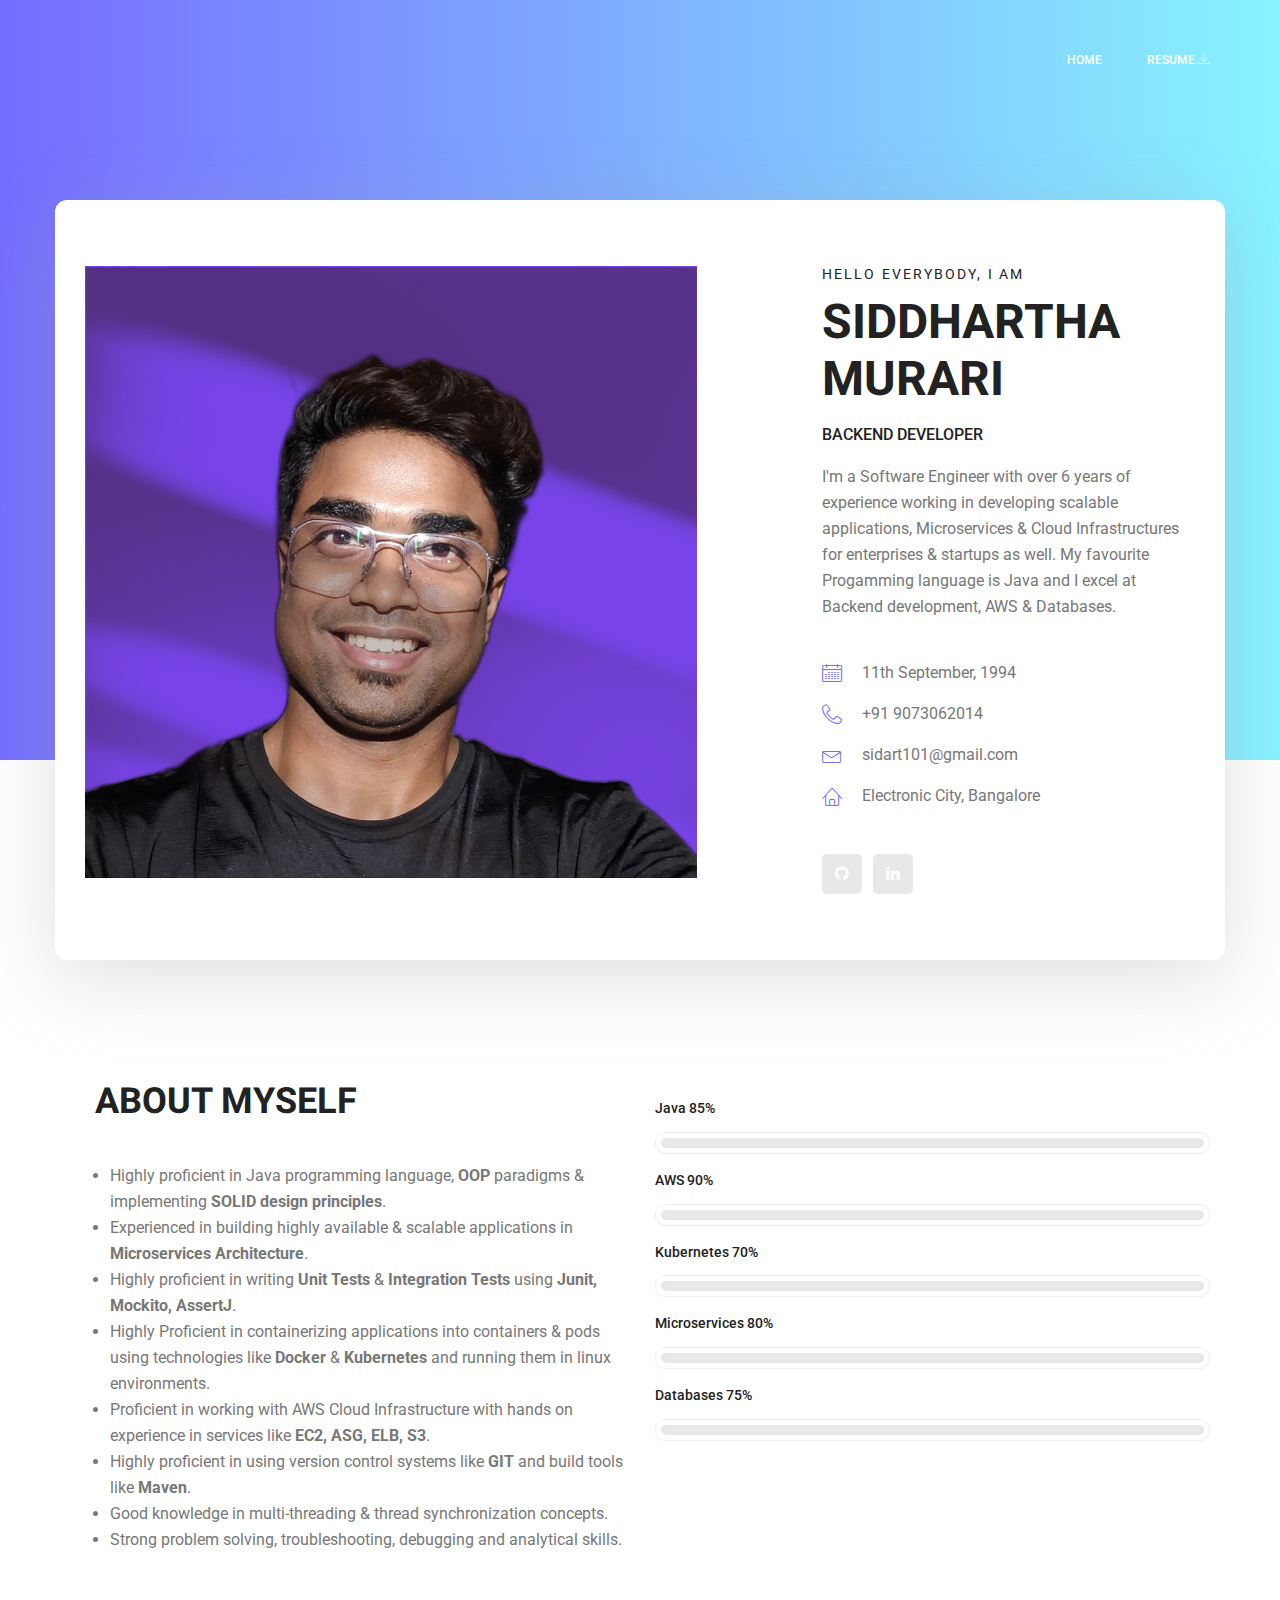
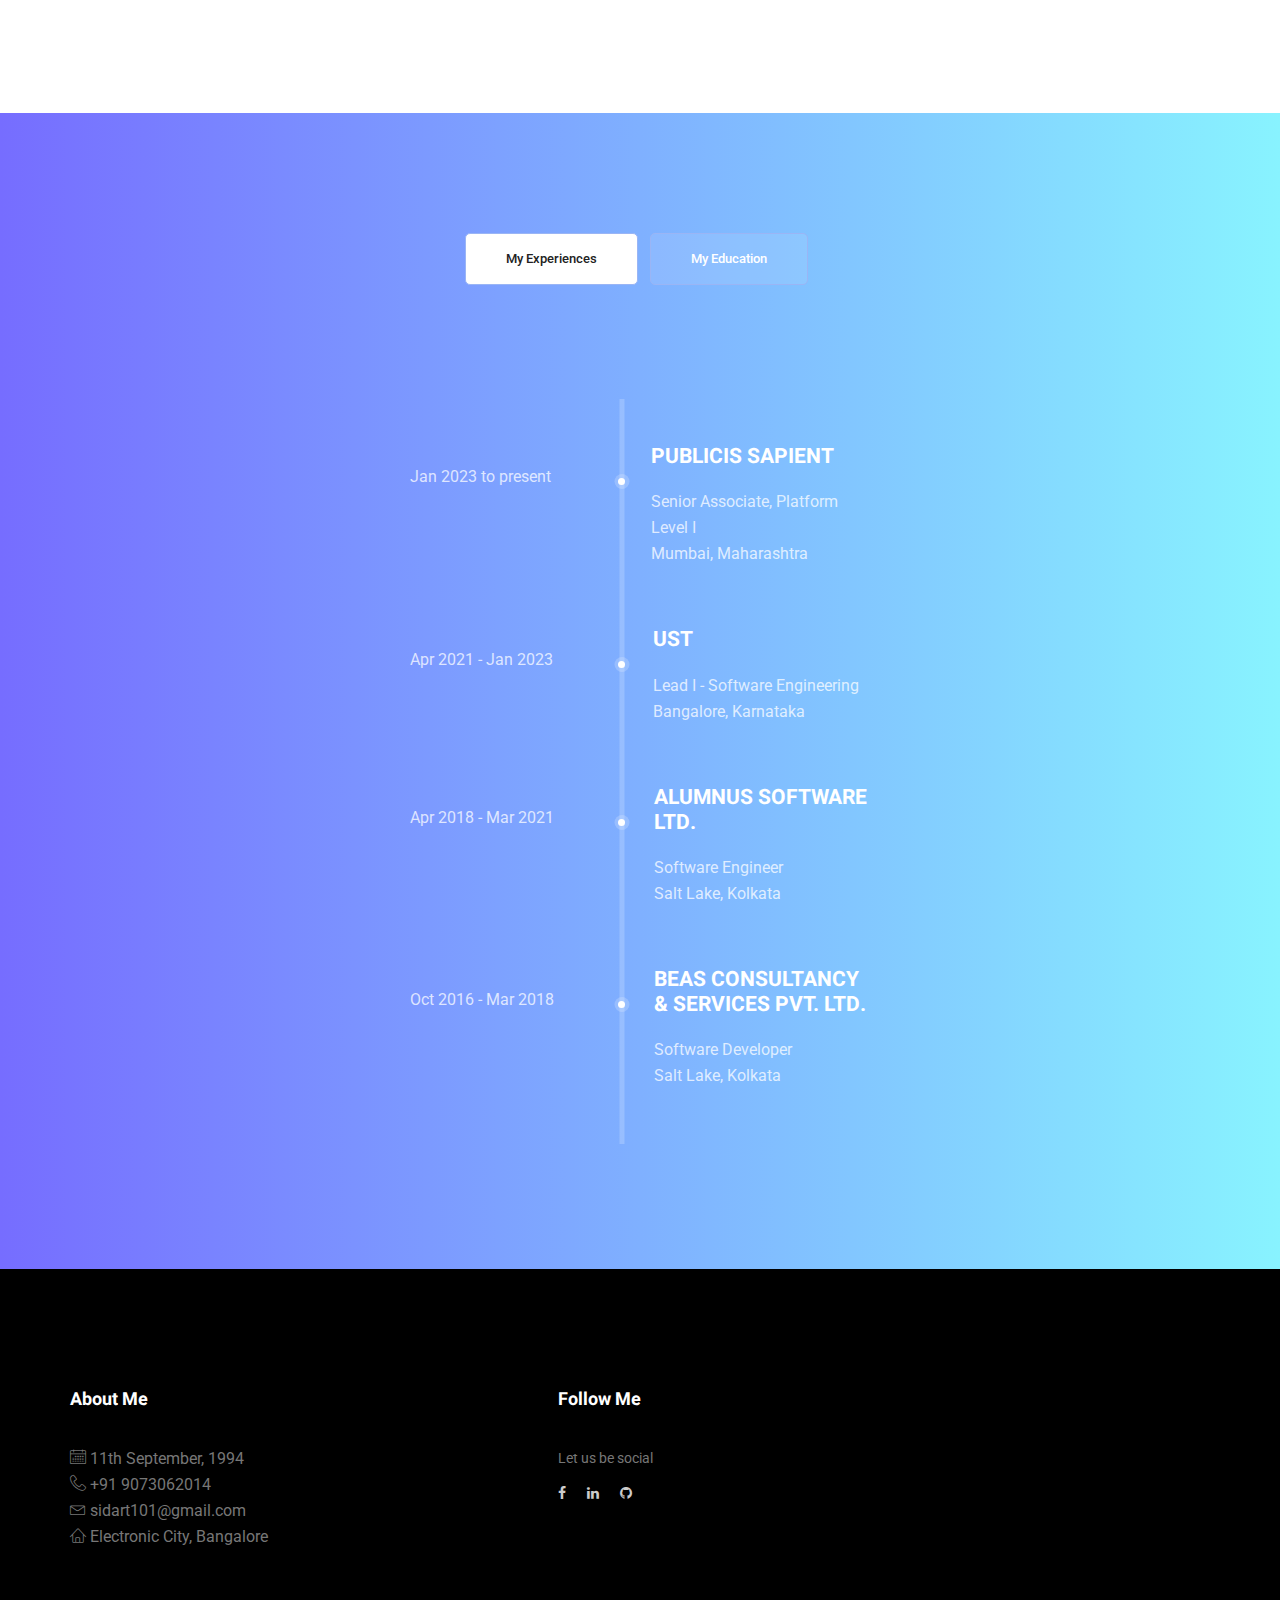
<file: index.html>
<!doctype html>
<html lang="en">
    <head>
        <!-- Required meta tags -->
        <meta charset="utf-8">
        <meta name="viewport" content="width=device-width, initial-scale=1, shrink-to-fit=no">
        <link rel="icon" href="img/favicon.png" type="image/png">
        <title>Siddhartha Murari - Portfolio</title>
        <!-- Bootstrap CSS -->
        <link rel="stylesheet" href="css/bootstrap.css">
        <link rel="stylesheet" href="vendors/linericon/style.css">
        <link rel="stylesheet" href="css/font-awesome.min.css">
        <!-- <link rel="stylesheet" href="vendors/owl-carousel/owl.carousel.min.css"> -->
        <!-- <link rel="stylesheet" href="vendors/lightbox/simpleLightbox.css"> -->
        <!-- <link rel="stylesheet" href="vendors/nice-select/css/nice-select.css"> -->
        <link rel="stylesheet" href="vendors/animate-css/animate.css">
        <!-- <link rel="stylesheet" href="vendors/popup/magnific-popup.css"> -->
        <link rel="stylesheet" href="vendors/flaticon/flaticon.css">
        <!-- main css -->
        <link rel="stylesheet" href="css/style.css">
        <link rel="stylesheet" href="css/responsive.css">
    </head>
    <body>
        
        <!--================Header Menu Area =================-->
        <header class="header_area">
            <div class="main_menu">
            	<nav class="navbar navbar-expand-lg navbar-light">
					<div class="container box_1620">
						<!-- Brand and toggle get grouped for better mobile display -->
						<!-- <a class="navbar-brand logo_h" href=""><img src="img/logo.png" alt=""></a> -->
						<button class="navbar-toggler" type="button" data-toggle="collapse" data-target="#navbarSupportedContent" aria-controls="navbarSupportedContent" aria-expanded="false" aria-label="Toggle navigation">
							<span class="icon-bar"></span>
							<span class="icon-bar"></span>
							<span class="icon-bar"></span>
						</button>
						<!-- Collect the nav links, forms, and other content for toggling -->
						<div class="collapse navbar-collapse offset" id="navbarSupportedContent">
							<ul class="nav navbar-nav menu_nav ml-auto">
								<li class="nav-item active"><a class="nav-link" href="/">Home</a></li>
								<!-- <li class="nav-item"><a class="nav-link" href="blog.html">Blog</a></li>  -->
								<!-- <li class="nav-item submenu dropdown">
									<a href="#" class="nav-link dropdown-toggle" data-toggle="dropdown" role="button" aria-haspopup="true" aria-expanded="false">Blog</a>
									<ul class="dropdown-menu">
										<li class="nav-item"><a class="nav-link" href="blog.html">Blog</a></li>
										<li class="nav-item"><a class="nav-link" href="single-blog.html">Blog Details</a></li>
									</ul>
								</li>  -->
								<li class="nav-item"><a class="nav-link" href="img/Resume-Siddhartha-Murari-26-12-2022.pdf" target="_blank">Resume <i class="lnr lnr-download"></i></a></li> 
								<!-- <li class="nav-item"><a class="nav-link" href="about-us.html">About</a></li>  -->
								<!-- <li class="nav-item"><a class="nav-link" href="services.html">Services</a></li>  -->
								<!-- <li class="nav-item submenu dropdown">
									<a href="#" class="nav-link dropdown-toggle" data-toggle="dropdown" role="button" aria-haspopup="true" aria-expanded="false">Pages</a>
									<ul class="dropdown-menu">
										<li class="nav-item"><a class="nav-link" href="portfolio.html">Portfolio</a></li>
										<li class="nav-item"><a class="nav-link" href="elements.html">Elements</a></li>
									</ul>
								</li>  -->
								
								<!-- <li class="nav-item"><a class="nav-link" href="contact.html">Contact</a></li> -->
							</ul>
						</div> 
					</div>
            	</nav>
            </div>
        </header>
        <!--================Header Menu Area =================-->
        
        <!--================Home Banner Area =================-->
        <section class="home_banner_area">
           	<div class="container box_1620">
           		<div class="banner_inner d-flex align-items-center">
					<div class="banner_content">
						<div class="media">
							<div class="d-flex">
								<img src="img/personal.png" alt="">
							</div>
							<div class="media-body">
								<div class="personal_text">
									<h6>Hello Everybody, i am</h6>
									<h3>Siddhartha Murari</h3>
									<h4>Backend Developer</h4>
									<p>I'm a Software Engineer with over 6 years of experience working in developing scalable applications, Microservices & Cloud Infrastructures for enterprises & startups as well. 
										My favourite Progamming language is Java and I excel at Backend development, AWS & Databases.</p>
									<ul class="list basic_info">
										<li><a href="#"><i class="lnr lnr-calendar-full"></i> 11th September, 1994</a></li>
										<li><a href="#"><i class="lnr lnr-phone-handset"></i> +91 9073062014</a></li>
										<li><a href="#"><i class="lnr lnr-envelope"></i> sidart101@gmail.com</a></li>
										<li><a href="#"><i class="lnr lnr-home"></i> Electronic City, Bangalore</a></li>
									</ul>
									<ul class="list personal_social">
										<li><a href="https://github.com/sidArts" target="_blank"><i class="fa fa-github"></i></a></li>
										<!-- <li><a href="#"><i class="fa fa-twitter"></i></a></li> -->
										<li><a href="https://www.linkedin.com/in/sidart01/" target="_blank"><i class="fa fa-linkedin"></i></a></li>
									</ul>
								</div>
							</div>
						</div>
					</div>
				</div>
            </div>
        </section>
        <!--================End Home Banner Area =================-->
        
        <!--================Welcome Area =================-->
        <section class="welcome_area p_120">
        	<div class="container">
        		<div class="row welcome_inner">
        			<div class="col-lg-6">
        				<div class="welcome_text">
        					<h4 class="padding-left-25px">About Myself</h4>
        					<p>
        						<ul>
        							<li>Highly proficient in Java programming language, <strong>OOP</strong> paradigms & implementing <strong>SOLID design principles</strong>.</li>
									<li>Experienced in building highly available & scalable applications in <strong>Microservices Architecture</strong>.</li>
									<li>Highly proficient in writing <strong>Unit Tests</strong> & <strong>Integration Tests</strong> using <strong>Junit, Mockito, AssertJ</strong>.</li>
									<li>Highly Proficient in containerizing applications into containers & pods using technologies like <strong>Docker</strong> & <strong>Kubernetes</strong> and running them in linux environments.</li>
        							<li>Proficient in working with AWS Cloud Infrastructure with hands on experience in services like <strong>EC2, ASG, ELB, S3</strong>.</li>        							
        							<li>Highly proficient in using version control systems like <strong>GIT</strong> and build tools like <strong>Maven</strong>.</li>
        							<li>Good knowledge in multi-threading & thread synchronization concepts.</li>
									<li>Strong problem solving, troubleshooting, debugging and analytical skills.</li>
									<!-- <li>Good understanding of tree based Machine Learning Algorithms and Ensemble Learning Algorithms & techniques like Random Forests, Bagging, Boosting, Stacking.</li> -->
        						</ul>
        					</p>
        					<!-- <div class="row">
        						<div class="col-md-4">
        							<div class="wel_item">
        								<i class="lnr lnr-database"></i>
        								<h4>$2.5M</h4>
        								<p>Total Donation</p>
        							</div>
        						</div>
        						<div class="col-md-4">
        							<div class="wel_item">
        								<i class="lnr lnr-book"></i>
        								<h4>1465</h4>
        								<p>Total Projects</p>
        							</div>
        						</div>
        						<div class="col-md-4">
        							<div class="wel_item">
        								<i class="lnr lnr-users"></i>
        								<h4>3965</h4>
        								<p>Total Volunteers</p>
        							</div>
        						</div>
        					</div> -->
        				</div>
        			</div>
        			<div class="col-lg-6">
        				<div class="tools_expert">
        					<div class="skill_main">
								<div class="skill_item">
									<h4>Java <span class="counter">85</span>%</h4>
									<div class="progress_br">
										<div class="progress">
											<div class="progress-bar" role="progressbar" aria-valuenow="85" aria-valuemin="0" aria-valuemax="100"></div>
										</div>
									</div>
								</div>
								<div class="skill_item">
									<h4>AWS <span class="counter">90</span>%</h4>
									<div class="progress_br">
										<div class="progress">
											<div class="progress-bar" role="progressbar" aria-valuenow="90" aria-valuemin="0" aria-valuemax="100"></div>
										</div>
									</div>
								</div>
								<div class="skill_item">
									<h4>Kubernetes <span class="counter">70</span>%</h4>
									<div class="progress_br">
										<div class="progress">
											<div class="progress-bar" role="progressbar" aria-valuenow="70" aria-valuemin="0" aria-valuemax="100"></div>
										</div>
									</div>
								</div>
								<div class="skill_item">
									<h4>Microservices <span class="counter">80</span>%</h4>
									<div class="progress_br">
										<div class="progress">
											<div class="progress-bar" role="progressbar" aria-valuenow="95" aria-valuemin="0" aria-valuemax="100"></div>
										</div>
									</div>
								</div>
								<div class="skill_item">
									<h4>Databases <span class="counter">75</span>%</h4>
									<div class="progress_br">
										<div class="progress">
											<div class="progress-bar" role="progressbar" aria-valuenow="75" aria-valuemin="0" aria-valuemax="100"></div>
										</div>
									</div>
								</div>
							</div>
        				</div>
        			</div>
        		</div>
        	</div>
        </section>
        <!--================End Welcome Area =================-->
        
        <!--================ EDUCATION & WORK EXPERIENCE =================-->
        <section class="mytabs_area p_120">
        	<div class="container">
        		<div class="tabs_inner">
					<ul class="nav nav-tabs" id="myTab" role="tablist">
						<li class="nav-item">
							<a class="nav-link active" id="home-tab" data-toggle="tab" href="#home" role="tab" aria-controls="home" aria-selected="true">My Experiences</a>
						</li>
						<li class="nav-item">
							<a class="nav-link" id="profile-tab" data-toggle="tab" href="#profile" role="tab" aria-controls="profile" aria-selected="false">My Education</a>
						</li>
					</ul>
					<div class="tab-content" id="myTabContent">
						<!-- Work Experience -->
						<div class="tab-pane fade show active" id="home" role="tabpanel" aria-labelledby="home-tab">
							<ul class="list">
								<li>
									<span></span>
									<div class="media">
										<div class="d-flex">
											<p>Jan 2023 to present</p>
										</div>
										<div class="media-body">
											<h4>Publicis Sapient</h4>
											<p>Senior Associate, Platform Level I <br />Mumbai, Maharashtra</p>											
										</div>
									</div>
								</li>
								<li>
									<span></span>
									<div class="media">
										<div class="d-flex">
											<p>Apr 2021 - Jan 2023</p>
										</div>
										<div class="media-body">
											<h4>UST</h4>
											<p>Lead I - Software Engineering <br />Bangalore, Karnataka</p>
										</div>
									</div>
								</li>
								<li>
									<span></span>
									<div class="media">
										<div class="d-flex">
											<p>Apr 2018 - Mar 2021</p>
										</div>
										<div class="media-body">
											<h4>Alumnus Software Ltd.</h4>
											<p>Software Engineer <br />Salt Lake, Kolkata</p>
										</div>
									</div>
								</li>
								<li>
								<span></span>
									<div class="media">
										<div class="d-flex">
											<p>Oct 2016 - Mar 2018</p>
										</div>
										<div class="media-body">
											<h4>Beas Consultancy & Services Pvt. Ltd.</h4>
											<p>Software Developer <br />Salt Lake, Kolkata</p>
										</div>
									</div>
								</li>
							</ul>
						</div>
						<!-- Education -->
						<div class="tab-pane fade" id="profile" role="tabpanel" aria-labelledby="profile-tab">
							<ul class="list">
								<li>
									<span></span>
									<div class="media">
										<div class="d-flex">
											<p>Aug 2012 to Jun 2016</p>
										</div>
										<div class="media-body">
											<h4>Bachelor of Technology</h4>
											<p>Computer Science & Engineering, <br />West Bengal University of Technology</p>
										</div>
									</div>
								</li>
								<li>
									<span></span>
									<div class="media">
										<div class="d-flex">
											<p>&nbsp;&nbsp;&nbsp;&nbsp;&nbsp;&nbsp;&nbsp;&nbsp;&nbsp;&nbsp;&nbsp;&nbsp;&nbsp;&nbsp;&nbsp;&nbsp;March 2012</p>
										</div>
										<div class="media-body">
											<h4>Indian School Certificate</h4>
											<p>(Grade 10 + 2 Equivalent)<br /></p>
										</div>
									</div>
								</li>
								<li>
								<span></span>
									<div class="media">
										<div class="d-flex">
											<p>&nbsp;&nbsp;&nbsp;&nbsp;&nbsp;&nbsp;&nbsp;&nbsp;&nbsp;&nbsp;&nbsp;&nbsp;&nbsp;&nbsp;&nbsp;&nbsp;March 2010</p>
										</div>
										<div class="media-body">
											<h4>Indian Certificate for Secondary Education</h4>
											<p>(Grade 10 Equivalent)<br /></p>
										</div>
									</div>
								</li>
							</ul>
						</div>
					</div>
        		</div>
        	</div>
        </section>
        <!--================End My Tabs Area =================-->
        
        <!--================Feature Area =================-->
        <!-- <section class="feature_area p_120">
        	<div class="container">
        		<div class="main_title">
        			<h2>offerings to my clients</h2>
        			<p>If you are looking at blank cassettes on the web, you may be very confused at the difference in price. You may see some for as low as $.17 each.</p>
        		</div>
        		<div class="feature_inner row">
        			<div class="col-lg-4 col-md-6">
        				<div class="feature_item">
        					<i class="flaticon-city"></i>
        					<h4>Architecture</h4>
        					<p>If you are looking at blank cassettes on the web, you may be very confused at the difference in price. You may see some for as low as $17 each.</p>
        				</div>
        			</div>
        			<div class="col-lg-4 col-md-6">
        				<div class="feature_item">
        					<i class="flaticon-skyline"></i>
        					<h4>Interior Design</h4>
        					<p>If you are looking at blank cassettes on the web, you may be very confused at the difference in price. You may see some for as low as $17 each.</p>
        				</div>
        			</div>
        			<div class="col-lg-4 col-md-6">
        				<div class="feature_item">
        					<i class="flaticon-sketch"></i>
        					<h4>Concept Design</h4>
        					<p>If you are looking at blank cassettes on the web, you may be very confused at the difference in price. You may see some for as low as $17 each.</p>
        				</div>
        			</div>
        		</div>
        	</div>
        </section> -->
        <!--================End Feature Area =================-->
        
        <!--================Home Gallery Area =================-->
        <!-- <section class="home_gallery_area p_120">
        	<div class="container">
        		<div class="main_title">
        			<h2>Our Latest Featured Projects</h2>
        			<p>Who are in extremely love with eco friendly system.</p>
        		</div>
        		<div class="isotope_fillter">
        			<ul class="gallery_filter list">
						<li class="active" data-filter="*"><a href="#">All</a></li>
						<li data-filter=".brand"><a href="#">Vector</a></li>
						<li data-filter=".manipul"><a href="#">Raster</a></li>
						<li data-filter=".creative"><a href="#">UI/UX</a></li>
						<li data-filter=".design"><a href="#">Printing</a></li>
					</ul>
        		</div>
        	</div>
        	<div class="container">
        		<div class="gallery_f_inner row imageGallery1">
        			<div class="col-lg-4 col-md-4 col-sm-6 brand manipul design print">
        				<div class="h_gallery_item">
        					<div class="g_img_item">
        						<img class="img-fluid" src="img/gallery/project-1.jpg" alt="">
        						<a class="light" href="img/gallery/project-1.jpg"><img src="img/gallery/icon.png" alt=""></a>
        					</div>
        					<div class="g_item_text">
        						<h4>3D Helmet Design</h4>
        						<p>Client Project</p>
        					</div>
        				</div>
        			</div>
        			<div class="col-lg-4 col-md-4 col-sm-6 brand manipul creative">
        				<div class="h_gallery_item">
        					<div class="g_img_item">
        						<img class="img-fluid" src="img/gallery/project-2.jpg" alt="">
        						<a class="light" href="img/gallery/project-2.jpg"><img src="img/gallery/icon.png" alt=""></a>
        					</div>
        					<div class="g_item_text">
        						<h4>2D Vinyl Design</h4>
        						<p>Client Project</p>
        					</div>
        				</div>
        			</div>
        			<div class="col-lg-4 col-md-4 col-sm-6 manipul creative design print">
        				<div class="h_gallery_item">
        					<div class="g_img_item">
        						<img class="img-fluid" src="img/gallery/project-3.jpg" alt="">
        						<a class="light" href="img/gallery/project-3.jpg"><img src="img/gallery/icon.png" alt=""></a>
        					</div>
        					<div class="g_item_text">
        						<h4>Creative Poster Design</h4>
        						<p>Client Project</p>
        					</div>
        				</div>
        			</div>
        			<div class="col-lg-4 col-md-4 col-sm-6 brand creative print">
        				<div class="h_gallery_item">
        					<div class="g_img_item">
        						<img class="img-fluid" src="img/gallery/project-4.jpg" alt="">
        						<a class="light" href="img/gallery/project-4.jpg"><img src="img/gallery/icon.png" alt=""></a>
        					</div>
        					<div class="g_item_text">
        						<h4>Embosed Logo Design</h4>
        						<p>Client Project</p>
        					</div>
        				</div>
        			</div>
        			<div class="col-lg-4 col-md-4 col-sm-6 brand manipul design">
        				<div class="h_gallery_item">
        					<div class="g_img_item">
        						<img class="img-fluid" src="img/gallery/project-5.jpg" alt="">
        						<a class="light" href="img/gallery/project-5.jpg"><img src="img/gallery/icon.png" alt=""></a>
        					</div>
        					<div class="g_item_text">
        						<h4>3D Disposable Bottle</h4>
        						<p>Client Project</p>
        					</div>
        				</div>
        			</div>
        			<div class="col-lg-4 col-md-4 col-sm-6 brand creative">
        				<div class="h_gallery_item">
        					<div class="g_img_item">
        						<img class="img-fluid" src="img/gallery/project-6.jpg" alt="">
        						<a class="light" href="img/gallery/project-6.jpg"><img src="img/gallery/icon.png" alt=""></a>
        					</div>
        					<div class="g_item_text">
        						<h4>3D Logo Design</h4>
        						<p>Client Project</p>
        					</div>
        				</div>
        			</div>
        		</div>
        		<div class="more_btn">
        			<a class="main_btn" href="#">Load More Items</a>
        		</div>
        	</div>
        </section> -->
        <!--================End Home Gallery Area =================-->
        
        <!--================Testimonials Area =================-->
        <!-- <section class="testimonials_area p_120">
        	<div class="container">
        		<div class="main_title">
        			<h2>Testimonials</h2>
        			<p>If you are looking at blank cassettes on the web, you may be very confused at the difference in price. You may see some for as low as $.17 each.</p>
        		</div>
        		<div class="testi_inner">
					<div class="testi_slider owl-carousel">
						<div class="item">
							<div class="testi_item">
								<p>As conscious traveling Paup ers we must always be oncerned about our dear Mother Earth. If you think about it, you travel across her face</p>
								<h4>Fanny Spencer</h4>
								<a href="#"><i class="fa fa-star"></i></a>
								<a href="#"><i class="fa fa-star"></i></a>
								<a href="#"><i class="fa fa-star"></i></a>
								<a href="#"><i class="fa fa-star"></i></a>
								<a href="#"><i class="fa fa-star-half-o"></i></a>
							</div>
						</div>
						<div class="item">
							<div class="testi_item">
								<p>As conscious traveling Paup ers we must always be oncerned about our dear Mother Earth. If you think about it, you travel across her face</p>
								<h4>Fanny Spencer</h4>
								<a href="#"><i class="fa fa-star"></i></a>
								<a href="#"><i class="fa fa-star"></i></a>
								<a href="#"><i class="fa fa-star"></i></a>
								<a href="#"><i class="fa fa-star"></i></a>
								<a href="#"><i class="fa fa-star-half-o"></i></a>
							</div>
						</div>
						<div class="item">
							<div class="testi_item">
								<p>As conscious traveling Paup ers we must always be oncerned about our dear Mother Earth. If you think about it, you travel across her face</p>
								<h4>Fanny Spencer</h4>
								<a href="#"><i class="fa fa-star"></i></a>
								<a href="#"><i class="fa fa-star"></i></a>
								<a href="#"><i class="fa fa-star"></i></a>
								<a href="#"><i class="fa fa-star"></i></a>
								<a href="#"><i class="fa fa-star-half-o"></i></a>
							</div>
						</div>
					</div>
        		</div>
        	</div>
        </section> -->
        <!--================End Testimonials Area =================-->
        
        <!--================Footer Area =================-->
        <footer class="footer_area p_120">
        	<div class="container">
        		<div class="row footer_inner">
        			<div class="col-lg-5 col-sm-6">
        				<aside class="f_widget ab_widget">
        					<div class="f_title">
        						<h3>About Me</h3>
        					</div>
							<p>
								<ul class="list basic_info">
									<li><i class="lnr lnr-calendar-full"></i> 11th September, 1994</li>
									<li><i class="lnr lnr-phone-handset"></i> +91 9073062014</li>
									<li><i class="lnr lnr-envelope"></i> sidart101@gmail.com</li>
									<li><i class="lnr lnr-home"></i> Electronic City, Bangalore</li>
								</ul>
							</p>
        					<!-- <p>Do you want to be even more successful? Learn to love learning and growth. The more effort you put into improving your skills,</p> -->
        					<p><!-- Link back to Colorlib can't be removed. Template is licensed under CC BY 3.0. -->
<!-- Copyright &copy;<script>document.write(new Date().getFullYear());</script> All rights reserved | This template is made with <i class="fa fa-heart-o" aria-hidden="true"></i> by <a href="https://colorlib.com" target="_blank">Colorlib</a> -->
<!-- Link back to Colorlib can't be removed. Template is licensed under CC BY 3.0. --></p>
        				</aside>
        			</div>
        			<!-- <div class="col-lg-5 col-sm-6">
        				<aside class="f_widget news_widget">
        					<div class="f_title">
        						<h3>Newsletter</h3>
        					</div>
        					<p>Stay updated with our latest trends</p>
        					<div id="mc_embed_signup">
                                <form target="_blank" action="https://spondonit.us12.list-manage.com/subscribe/post?u=1462626880ade1ac87bd9c93a&amp;id=92a4423d01" method="get" class="subscribe_form relative">
                                	<div class="input-group d-flex flex-row">
                                        <input name="EMAIL" placeholder="Enter email address" onfocus="this.placeholder = ''" onblur="this.placeholder = 'Email Address '" required="" type="email">
                                        <button class="btn sub-btn"><span class="lnr lnr-arrow-right"></span></button>		
                                    </div>				
                                    <div class="mt-10 info"></div>
                                </form>
                            </div>
        				</aside>
        			</div> -->
        			<div class="col-lg-2">
        				<aside class="f_widget social_widget">
        					<div class="f_title">
        						<h3>Follow Me</h3>
        					</div>
        					<p>Let us be social</p>
        					<ul class="list">
        						<li><a target="_blank" href="https://www.facebook.com/siddharthmurari/"><i class="fa fa-facebook"></i></a></li>
								<li><a target="_blank" href="https://www.linkedin.com/in/sidart01/"><i class="fa fa-linkedin"></i> </a></li>
								<li><a target="_blank" href="https://github.com/sidArts"><i class="fa fa-github"></i></a></li>
        						<!-- <li><a href="#"><i class="fa fa-twitter"></i></a></li> -->
        						<!-- <li><a href="#"><i class="fa fa-dribbble"></i></a></li> -->
        						<!-- <li><a href="#"><i class="fa fa-behance"></i></a></li> -->
        					</ul>
        				</aside>
        			</div>
        		</div>
        	</div>
        </footer>
        <!--================End Footer Area =================-->
        
        
        
        
        
        
        <!-- Optional JavaScript -->
        <!-- jQuery first, then Popper.js, then Bootstrap JS -->
        <script src="js/jquery-3.3.1.min.js"></script>
        <!-- <script src="js/popper.js"></script> -->
        <script src="js/bootstrap.min.js"></script>
        <script src="js/stellar.js"></script>
        <script src="vendors/lightbox/simpleLightbox.min.js"></script>
        <script src="vendors/nice-select/js/jquery.nice-select.min.js"></script>
        <!-- <script src="vendors/isotope/imagesloaded.pkgd.min.js"></script> -->
        <!-- <script src="vendors/isotope/isotope.pkgd.min.js"></script> -->
        <!-- <script src="vendors/owl-carousel/owl.carousel.min.js"></script> -->
        <!-- <script src="vendors/popup/jquery.magnific-popup.min.js"></script> -->
        <script src="js/jquery.ajaxchimp.min.js"></script>
        <script src="vendors/counter-up/jquery.waypoints.min.js"></script>
        <script src="vendors/counter-up/jquery.counterup.min.js"></script>
        <!-- <script src="js/mail-script.js"></script> -->
        <script src="js/theme.js"></script>
    </body>
</html>
</file>
<file: vendors/linericon/style.css>
@font-face {
	font-family: 'Linearicons-Free';
	src:url('fonts/Linearicons-Free.eot?w118d');
	src:url('fonts/Linearicons-Free.eot?#iefixw118d') format('embedded-opentype'),
		url('fonts/Linearicons-Free.woff2?w118d') format('woff2'),
		url('fonts/Linearicons-Free.woff?w118d') format('woff'),
		url('fonts/Linearicons-Free.ttf?w118d') format('truetype'),
		url('fonts/Linearicons-Free.svg?w118d#Linearicons-Free') format('svg');
	font-weight: normal;
	font-style: normal;
}

.lnr {
	font-family: 'Linearicons-Free';
	speak: none;
	font-style: normal;
	font-weight: normal;
	font-variant: normal;
	text-transform: none;
	line-height: 1;

	/* Better Font Rendering =========== */
	-webkit-font-smoothing: antialiased;
	-moz-osx-font-smoothing: grayscale;
}

.lnr-home:before {
	content: "\e800";
}
.lnr-apartment:before {
	content: "\e801";
}
.lnr-pencil:before {
	content: "\e802";
}
.lnr-magic-wand:before {
	content: "\e803";
}
.lnr-drop:before {
	content: "\e804";
}
.lnr-lighter:before {
	content: "\e805";
}
.lnr-poop:before {
	content: "\e806";
}
.lnr-sun:before {
	content: "\e807";
}
.lnr-moon:before {
	content: "\e808";
}
.lnr-cloud:before {
	content: "\e809";
}
.lnr-cloud-upload:before {
	content: "\e80a";
}
.lnr-cloud-download:before {
	content: "\e80b";
}
.lnr-cloud-sync:before {
	content: "\e80c";
}
.lnr-cloud-check:before {
	content: "\e80d";
}
.lnr-database:before {
	content: "\e80e";
}
.lnr-lock:before {
	content: "\e80f";
}
.lnr-cog:before {
	content: "\e810";
}
.lnr-trash:before {
	content: "\e811";
}
.lnr-dice:before {
	content: "\e812";
}
.lnr-heart:before {
	content: "\e813";
}
.lnr-star:before {
	content: "\e814";
}
.lnr-star-half:before {
	content: "\e815";
}
.lnr-star-empty:before {
	content: "\e816";
}
.lnr-flag:before {
	content: "\e817";
}
.lnr-envelope:before {
	content: "\e818";
}
.lnr-paperclip:before {
	content: "\e819";
}
.lnr-inbox:before {
	content: "\e81a";
}
.lnr-eye:before {
	content: "\e81b";
}
.lnr-printer:before {
	content: "\e81c";
}
.lnr-file-empty:before {
	content: "\e81d";
}
.lnr-file-add:before {
	content: "\e81e";
}
.lnr-enter:before {
	content: "\e81f";
}
.lnr-exit:before {
	content: "\e820";
}
.lnr-graduation-hat:before {
	content: "\e821";
}
.lnr-license:before {
	content: "\e822";
}
.lnr-music-note:before {
	content: "\e823";
}
.lnr-film-play:before {
	content: "\e824";
}
.lnr-camera-video:before {
	content: "\e825";
}
.lnr-camera:before {
	content: "\e826";
}
.lnr-picture:before {
	content: "\e827";
}
.lnr-book:before {
	content: "\e828";
}
.lnr-bookmark:before {
	content: "\e829";
}
.lnr-user:before {
	content: "\e82a";
}
.lnr-users:before {
	content: "\e82b";
}
.lnr-shirt:before {
	content: "\e82c";
}
.lnr-store:before {
	content: "\e82d";
}
.lnr-cart:before {
	content: "\e82e";
}
.lnr-tag:before {
	content: "\e82f";
}
.lnr-phone-handset:before {
	content: "\e830";
}
.lnr-phone:before {
	content: "\e831";
}
.lnr-pushpin:before {
	content: "\e832";
}
.lnr-map-marker:before {
	content: "\e833";
}
.lnr-map:before {
	content: "\e834";
}
.lnr-location:before {
	content: "\e835";
}
.lnr-calendar-full:before {
	content: "\e836";
}
.lnr-keyboard:before {
	content: "\e837";
}
.lnr-spell-check:before {
	content: "\e838";
}
.lnr-screen:before {
	content: "\e839";
}
.lnr-smartphone:before {
	content: "\e83a";
}
.lnr-tablet:before {
	content: "\e83b";
}
.lnr-laptop:before {
	content: "\e83c";
}
.lnr-laptop-phone:before {
	content: "\e83d";
}
.lnr-power-switch:before {
	content: "\e83e";
}
.lnr-bubble:before {
	content: "\e83f";
}
.lnr-heart-pulse:before {
	content: "\e840";
}
.lnr-construction:before {
	content: "\e841";
}
.lnr-pie-chart:before {
	content: "\e842";
}
.lnr-chart-bars:before {
	content: "\e843";
}
.lnr-gift:before {
	content: "\e844";
}
.lnr-diamond:before {
	content: "\e845";
}
.lnr-linearicons:before {
	content: "\e846";
}
.lnr-dinner:before {
	content: "\e847";
}
.lnr-coffee-cup:before {
	content: "\e848";
}
.lnr-leaf:before {
	content: "\e849";
}
.lnr-paw:before {
	content: "\e84a";
}
.lnr-rocket:before {
	content: "\e84b";
}
.lnr-briefcase:before {
	content: "\e84c";
}
.lnr-bus:before {
	content: "\e84d";
}
.lnr-car:before {
	content: "\e84e";
}
.lnr-train:before {
	content: "\e84f";
}
.lnr-bicycle:before {
	content: "\e850";
}
.lnr-wheelchair:before {
	content: "\e851";
}
.lnr-select:before {
	content: "\e852";
}
.lnr-earth:before {
	content: "\e853";
}
.lnr-smile:before {
	content: "\e854";
}
.lnr-sad:before {
	content: "\e855";
}
.lnr-neutral:before {
	content: "\e856";
}
.lnr-mustache:before {
	content: "\e857";
}
.lnr-alarm:before {
	content: "\e858";
}
.lnr-bullhorn:before {
	content: "\e859";
}
.lnr-volume-high:before {
	content: "\e85a";
}
.lnr-volume-medium:before {
	content: "\e85b";
}
.lnr-volume-low:before {
	content: "\e85c";
}
.lnr-volume:before {
	content: "\e85d";
}
.lnr-mic:before {
	content: "\e85e";
}
.lnr-hourglass:before {
	content: "\e85f";
}
.lnr-undo:before {
	content: "\e860";
}
.lnr-redo:before {
	content: "\e861";
}
.lnr-sync:before {
	content: "\e862";
}
.lnr-history:before {
	content: "\e863";
}
.lnr-clock:before {
	content: "\e864";
}
.lnr-download:before {
	content: "\e865";
}
.lnr-upload:before {
	content: "\e866";
}
.lnr-enter-down:before {
	content: "\e867";
}
.lnr-exit-up:before {
	content: "\e868";
}
.lnr-bug:before {
	content: "\e869";
}
.lnr-code:before {
	content: "\e86a";
}
.lnr-link:before {
	content: "\e86b";
}
.lnr-unlink:before {
	content: "\e86c";
}
.lnr-thumbs-up:before {
	content: "\e86d";
}
.lnr-thumbs-down:before {
	content: "\e86e";
}
.lnr-magnifier:before {
	content: "\e86f";
}
.lnr-cross:before {
	content: "\e870";
}
.lnr-menu:before {
	content: "\e871";
}
.lnr-list:before {
	content: "\e872";
}
.lnr-chevron-up:before {
	content: "\e873";
}
.lnr-chevron-down:before {
	content: "\e874";
}
.lnr-chevron-left:before {
	content: "\e875";
}
.lnr-chevron-right:before {
	content: "\e876";
}
.lnr-arrow-up:before {
	content: "\e877";
}
.lnr-arrow-down:before {
	content: "\e878";
}
.lnr-arrow-left:before {
	content: "\e879";
}
.lnr-arrow-right:before {
	content: "\e87a";
}
.lnr-move:before {
	content: "\e87b";
}
.lnr-warning:before {
	content: "\e87c";
}
.lnr-question-circle:before {
	content: "\e87d";
}
.lnr-menu-circle:before {
	content: "\e87e";
}
.lnr-checkmark-circle:before {
	content: "\e87f";
}
.lnr-cross-circle:before {
	content: "\e880";
}
.lnr-plus-circle:before {
	content: "\e881";
}
.lnr-circle-minus:before {
	content: "\e882";
}
.lnr-arrow-up-circle:before {
	content: "\e883";
}
.lnr-arrow-down-circle:before {
	content: "\e884";
}
.lnr-arrow-left-circle:before {
	content: "\e885";
}
.lnr-arrow-right-circle:before {
	content: "\e886";
}
.lnr-chevron-up-circle:before {
	content: "\e887";
}
.lnr-chevron-down-circle:before {
	content: "\e888";
}
.lnr-chevron-left-circle:before {
	content: "\e889";
}
.lnr-chevron-right-circle:before {
	content: "\e88a";
}
.lnr-crop:before {
	content: "\e88b";
}
.lnr-frame-expand:before {
	content: "\e88c";
}
.lnr-frame-contract:before {
	content: "\e88d";
}
.lnr-layers:before {
	content: "\e88e";
}
.lnr-funnel:before {
	content: "\e88f";
}
.lnr-text-format:before {
	content: "\e890";
}
.lnr-text-format-remove:before {
	content: "\e891";
}
.lnr-text-size:before {
	content: "\e892";
}
.lnr-bold:before {
	content: "\e893";
}
.lnr-italic:before {
	content: "\e894";
}
.lnr-underline:before {
	content: "\e895";
}
.lnr-strikethrough:before {
	content: "\e896";
}
.lnr-highlight:before {
	content: "\e897";
}
.lnr-text-align-left:before {
	content: "\e898";
}
.lnr-text-align-center:before {
	content: "\e899";
}
.lnr-text-align-right:before {
	content: "\e89a";
}
.lnr-text-align-justify:before {
	content: "\e89b";
}
.lnr-line-spacing:before {
	content: "\e89c";
}
.lnr-indent-increase:before {
	content: "\e89d";
}
.lnr-indent-decrease:before {
	content: "\e89e";
}
.lnr-pilcrow:before {
	content: "\e89f";
}
.lnr-direction-ltr:before {
	content: "\e8a0";
}
.lnr-direction-rtl:before {
	content: "\e8a1";
}
.lnr-page-break:before {
	content: "\e8a2";
}
.lnr-sort-alpha-asc:before {
	content: "\e8a3";
}
.lnr-sort-amount-asc:before {
	content: "\e8a4";
}
.lnr-hand:before {
	content: "\e8a5";
}
.lnr-pointer-up:before {
	content: "\e8a6";
}
.lnr-pointer-right:before {
	content: "\e8a7";
}
.lnr-pointer-down:before {
	content: "\e8a8";
}
.lnr-pointer-left:before {
	content: "\e8a9";
}
</file>
<file: vendors/nice-select/css/nice-select.css>
.nice-select {
  -webkit-tap-highlight-color: transparent;
  background-color: #fff;
  border-radius: 5px;
  border: solid 1px #e8e8e8;
  box-sizing: border-box;
  clear: both;
  cursor: pointer;
  display: block;
  float: left;
  font-family: inherit;
  font-size: 14px;
  font-weight: normal;
  height: 42px;
  line-height: 40px;
  outline: none;
  padding-left: 18px;
  padding-right: 30px;
  position: relative;
  text-align: left !important;
  -webkit-transition: all 0.2s ease-in-out;
  transition: all 0.2s ease-in-out;
  -webkit-user-select: none;
     -moz-user-select: none;
      -ms-user-select: none;
          user-select: none;
  white-space: nowrap;
  width: auto; }
  .nice-select:hover {
    border-color: #dbdbdb; }
  .nice-select:active, .nice-select.open, .nice-select:focus {
    border-color: #999; }
  .nice-select:after {
    border-bottom: 2px solid #999;
    border-right: 2px solid #999;
    content: '';
    display: block;
    height: 5px;
    margin-top: -4px;
    pointer-events: none;
    position: absolute;
    right: 12px;
    top: 50%;
    -webkit-transform-origin: 66% 66%;
        -ms-transform-origin: 66% 66%;
            transform-origin: 66% 66%;
    -webkit-transform: rotate(45deg);
        -ms-transform: rotate(45deg);
            transform: rotate(45deg);
    -webkit-transition: all 0.15s ease-in-out;
    transition: all 0.15s ease-in-out;
    width: 5px; }
  .nice-select.open:after {
    -webkit-transform: rotate(-135deg);
        -ms-transform: rotate(-135deg);
            transform: rotate(-135deg); }
  .nice-select.open .list {
    opacity: 1;
    pointer-events: auto;
    -webkit-transform: scale(1) translateY(0);
        -ms-transform: scale(1) translateY(0);
            transform: scale(1) translateY(0); }
  .nice-select.disabled {
    border-color: #ededed;
    color: #999;
    pointer-events: none; }
    .nice-select.disabled:after {
      border-color: #cccccc; }
  .nice-select.wide {
    width: 100%; }
    .nice-select.wide .list {
      left: 0 !important;
      right: 0 !important; }
  .nice-select.right {
    float: right; }
    .nice-select.right .list {
      left: auto;
      right: 0; }
  .nice-select.small {
    font-size: 12px;
    height: 36px;
    line-height: 34px; }
    .nice-select.small:after {
      height: 4px;
      width: 4px; }
    .nice-select.small .option {
      line-height: 34px;
      min-height: 34px; }
  .nice-select .list {
    background-color: #fff;
    border-radius: 5px;
    box-shadow: 0 0 0 1px rgba(68, 68, 68, 0.11);
    box-sizing: border-box;
    margin-top: 4px;
    opacity: 0;
    overflow: hidden;
    padding: 0;
    pointer-events: none;
    position: absolute;
    top: 100%;
    left: 0;
    -webkit-transform-origin: 50% 0;
        -ms-transform-origin: 50% 0;
            transform-origin: 50% 0;
    -webkit-transform: scale(0.75) translateY(-21px);
        -ms-transform: scale(0.75) translateY(-21px);
            transform: scale(0.75) translateY(-21px);
    -webkit-transition: all 0.2s cubic-bezier(0.5, 0, 0, 1.25), opacity 0.15s ease-out;
    transition: all 0.2s cubic-bezier(0.5, 0, 0, 1.25), opacity 0.15s ease-out;
    z-index: 9; }
    .nice-select .list:hover .option:not(:hover) {
      background-color: transparent !important; }
  .nice-select .option {
    cursor: pointer;
    font-weight: 400;
    line-height: 40px;
    list-style: none;
    min-height: 40px;
    outline: none;
    padding-left: 18px;
    padding-right: 29px;
    text-align: left;
    -webkit-transition: all 0.2s;
    transition: all 0.2s; }
    .nice-select .option:hover, .nice-select .option.focus, .nice-select .option.selected.focus {
      background-color: #f6f6f6; }
    .nice-select .option.selected {
      font-weight: bold; }
    .nice-select .option.disabled {
      background-color: transparent;
      color: #999;
      cursor: default; }

.no-csspointerevents .nice-select .list {
  display: none; }

.no-csspointerevents .nice-select.open .list {
  display: block; }
</file>
<file: vendors/flaticon/flaticon.css>
/*
  	Flaticon icon font: Flaticon
  	Creation date: 26/06/2018 17:19
  	*/

@font-face {
  font-family: "Flaticon";
  src: url("./Flaticon.eot");
  src: url("./Flaticon.eot?#iefix") format("embedded-opentype"),
       url("./Flaticon.woff") format("woff"),
       url("./Flaticon.ttf") format("truetype"),
       url("./Flaticon.svg#Flaticon") format("svg");
  font-weight: normal;
  font-style: normal;
}

@media screen and (-webkit-min-device-pixel-ratio:0) {
  @font-face {
    font-family: "Flaticon";
    src: url("./Flaticon.svg#Flaticon") format("svg");
  }
}

[class^="flaticon-"]:before, [class*=" flaticon-"]:before,
[class^="flaticon-"]:after, [class*=" flaticon-"]:after {   
  font-family: Flaticon;
        font-size: 20px;
font-style: normal;
margin-left: 20px;
}

.flaticon-skyline:before { content: "\f100"; }
.flaticon-sketch:before { content: "\f101"; }
.flaticon-city:before { content: "\f102"; }
</file>
<file: css/style.css>
/*----------------------------------------------------
@File: Default Styles
@Author: Rocky Ahmed
@URL: http://wethemez.com
Author E-mail: rockybd1995@gmail.com

This file contains the styling for the actual theme, this
is the file you need to edit to change the look of the
theme.
---------------------------------------------------- */
/*=====================================================================
@Template Name: Builder Construction 
@Author: Rocky Ahmed
@Developed By: Rocky Ahmed
@Developer URL: http://rocky.wethemez.com
Author E-mail: rockybd1995@gmail.com

@Default Styles

Table of Content:
01/ Variables
02/ predefin
03/ header
04/ button
05/ banner
06/ breadcrumb
07/ about
08/ team
09/ project 
10/ price 
11/ team 
12/ blog 
13/ video  
14/ features  
15/ career  
16/ contact 
17/ footer

=====================================================================*/
/*----------------------------------------------------*/
/*font Variables*/
/*Color Variables*/
/*=================== fonts ====================*/
@import url("https://fonts.googleapis.com/css?family=Heebo:300,400,700,900|Roboto:300,400,500,700");
/*---------------------------------------------------- */
/*----------------------------------------------------*/
.list {
  list-style: none;
  margin: 0px;
  padding: 0px; }

a {
  text-decoration: none;
  transition: all 0.3s ease-in-out; }
  a:hover, a:focus {
    text-decoration: none;
    outline: none; }

.row.m0 {
  margin: 0px; }

body {
  line-height: 26px;
  font-size: 16px;
  font-family: "Roboto", sans-serif;
  font-weight: normal;
  color: #777777; }

h1, h2, h3, h4, h5, h6 {
  font-family: "Heebo", sans-serif;
  font-weight: bold; }

button:focus {
  outline: none;
  box-shadow: none; }

.p0 {
  padding-left: 0px;
  padding-right: 0px; }

.p_120 {
  padding-top: 120px;
  padding-bottom: 120px; }

.p_100 {
  padding-top: 100px;
  padding-bottom: 100px; }

.pad_top {
  padding-top: 120px; }

.pad_bt {
  padding-bottom: 120px; }

.mt-25 {
  margin-top: 25px; }

@media (min-width: 1200px) {
  .container {
    max-width: 1170px; } }

@media (min-width: 1620px) {
  .box_1620 {
    max-width: 1620px;
    margin: auto;
    width: 100%;
    padding-left: 0px;
    padding-right: 0px; } }
/* Main Title Area css
============================================================================================ */
.main_title {
  text-align: center;
  max-width: 670px;
  margin: 0px auto 75px; }
  .main_title h2 {
    font-family: "Heebo", sans-serif;
    font-size: 36px;
    color: #222222;
    margin-bottom: 15px;
    text-transform: uppercase; }
  .main_title p {
    font-size: 16px;
    font-family: "Roboto", sans-serif;
    font-weight: normal;
    line-height: 26px;
    color: #777777;
    margin-bottom: 0px; }

/* End Main Title Area css
============================================================================================ */
/*---------------------------------------------------- */
/*----------------------------------------------------*/
.header_area {
  position: absolute;
  width: 100%;
  top: 0;
  left: 0;
  z-index: 99;
  transition: background 0.4s, all 0.3s linear; }
  .header_area .navbar {
    background: transparent;
    padding: 0px;
    border: 0px;
    border-radius: 0px; }
    .header_area .navbar .nav .nav-item {
      margin-right: 45px; }
      .header_area .navbar .nav .nav-item .nav-link {
        font: 500 12px/120px "Roboto", sans-serif;
        text-transform: uppercase;
        color: #fff;
        padding: 0px;
        display: inline-block; }
        .header_area .navbar .nav .nav-item .nav-link:after {
          display: none; }
      .header_area .navbar .nav .nav-item:hover .nav-link, .header_area .navbar .nav .nav-item.active .nav-link {
        color: #fff; }
      .header_area .navbar .nav .nav-item.submenu {
        position: relative; }
        .header_area .navbar .nav .nav-item.submenu ul {
          border: none;
          padding: 0px;
          border-radius: 0px;
          box-shadow: none;
          margin: 0px;
          background: #fff;
          box-shadow: 0px 3px 16px 0px rgba(0, 0, 0, 0.1); }
          @media (min-width: 992px) {
            .header_area .navbar .nav .nav-item.submenu ul {
              position: absolute;
              top: 120%;
              left: 0px;
              min-width: 200px;
              text-align: left;
              opacity: 0;
              transition: all 300ms ease-in;
              visibility: hidden;
              display: block;
              border: none;
              padding: 0px;
              border-radius: 0px; } }
          .header_area .navbar .nav .nav-item.submenu ul:before {
            content: "";
            width: 0;
            height: 0;
            border-style: solid;
            border-width: 10px 10px 0 10px;
            border-color: #eeeeee transparent transparent transparent;
            position: absolute;
            right: 24px;
            top: 45px;
            z-index: 3;
            opacity: 0;
            transition: all 400ms linear; }
          .header_area .navbar .nav .nav-item.submenu ul .nav-item {
            display: block;
            float: none;
            margin-right: 0px;
            border-bottom: 1px solid #ededed;
            margin-left: 0px;
            transition: all 0.4s linear; }
            .header_area .navbar .nav .nav-item.submenu ul .nav-item .nav-link {
              line-height: 45px;
              color: #222222;
              padding: 0px 30px;
              transition: all 150ms linear;
              display: block;
              margin-right: 0px; }
            .header_area .navbar .nav .nav-item.submenu ul .nav-item:last-child {
              border-bottom: none; }
            .header_area .navbar .nav .nav-item.submenu ul .nav-item:hover .nav-link {
              background: #766dff;
              color: #fff; }
        @media (min-width: 992px) {
          .header_area .navbar .nav .nav-item.submenu:hover ul {
            visibility: visible;
            opacity: 1;
            top: 100%; } }
        .header_area .navbar .nav .nav-item.submenu:hover ul .nav-item {
          margin-top: 0px; }
      .header_area .navbar .nav .nav-item:last-child {
        margin-right: 0px; }
    .header_area .navbar .search {
      font-size: 12px;
      line-height: 60px;
      display: inline-block;
      color: #222222;
      margin-left: 80px; }
      .header_area .navbar .search i {
        font-weight: 600; }
  .header_area.navbar_fixed .main_menu {
    position: fixed;
    width: 100%;
    top: -70px;
    left: 0;
    right: 0;
    background: #000;
    transform: translateY(70px);
    transition: transform 500ms ease, background 500ms ease;
    -webkit-transition: transform 500ms ease, background 500ms ease;
    box-shadow: 0px 3px 16px 0px rgba(0, 0, 0, 0.1); }
    .header_area.navbar_fixed .main_menu .navbar .nav .nav-item .nav-link {
      line-height: 70px; }

.top_menu {
  background: #f9f9ff; }
  .top_menu .header_social li {
    display: inline-block;
    margin-right: 15px; }
    .top_menu .header_social li a {
      font-size: 14px;
      color: #777777;
      display: inline-block;
      line-height: 42px;
      transition: all 300ms linear 0s; }
    .top_menu .header_social li:last-child {
      margin-right: 0px; }
    .top_menu .header_social li:hover a {
      color: #766dff; }
  .top_menu .dn_btn {
    line-height: 42px;
    display: inline-block;
    font-size: 12px;
    margin-right: 30px;
    font-family: "Roboto", sans-serif;
    font-weight: normal;
    color: #777777;
    transition: all 300ms linear 0s; }
    .top_menu .dn_btn:hover {
      color: #766dff; }
    .top_menu .dn_btn:last-child {
      margin-right: 0px; }
  .top_menu .lan_pack {
    height: 30px;
    border: 1px solid #eeeeee;
    border-radius: 3px;
    line-height: 28px;
    font-size: 12px;
    font-family: "Roboto", sans-serif;
    font-weight: 500;
    padding-left: 19px;
    padding-right: 36px;
    color: #777777;
    background: #f9f9ff;
    margin-right: 5px;
    margin-top: 8px; }
    .top_menu .lan_pack .current {
      color: #777777; }
    .top_menu .lan_pack:after {
      content: "\f0d7";
      border: none !important;
      font: normal normal normal 12px/1 FontAwesome;
      transform: rotate(0deg);
      height: auto;
      margin-top: -6px;
      right: 20px; }

/*---------------------------------------------------- */
/*----------------------------------------------------*/
/* Home Banner Area css
============================================================================================ */
.home_banner_area {
  position: relative;
  z-index: 1;
  background-image: -moz-linear-gradient(0deg, #766dff 0%, #88f3ff 100%);
  background-image: -webkit-linear-gradient(0deg, #766dff 0%, #88f3ff 100%);
  background-image: -ms-linear-gradient(0deg, #766dff 0%, #88f3ff 100%);
  margin-bottom: 200px; }
  .home_banner_area .box_1620 {
    min-height: 700px;
    border-radius: 12px;
    position: relative;
    bottom: -200px;
    background: #fff;
    padding: 30px;
    box-shadow: 0px 20px 80px 0px rgba(153, 153, 153, 0.3); }
  .home_banner_area .banner_inner {
    position: relative;
    width: 100%;
    min-height: 700px;
    display: flex; }
    .home_banner_area .banner_inner .banner_content {
      color: #222222;
      vertical-align: middle;
      align-self: center;
      text-align: left; }
      .home_banner_area .banner_inner .banner_content .media .d-flex {
        padding-right: 125px; }
      .home_banner_area .banner_inner .banner_content .media .media-body {
        vertical-align: middle;
        align-self: center; }

.blog_banner {
  min-height: 780px;
  position: relative;
  z-index: 1;
  overflow: hidden;
  margin-bottom: 0px; }
  .blog_banner .banner_inner {
    background: #04091e;
    position: relative;
    overflow: hidden;
    width: 100%;
    min-height: 780px;
    z-index: 1; }
    .blog_banner .banner_inner .overlay {
      background: url(../img/banner/banner-2.jpg) no-repeat scroll center center;
      opacity: .5;
      height: 125%;
      position: absolute;
      left: 0px;
      top: 0px;
      width: 100%;
      z-index: -1; }
    .blog_banner .banner_inner .blog_b_text {
      max-width: 700px;
      margin: auto;
      color: #fff; }
      .blog_banner .banner_inner .blog_b_text h2 {
        font-size: 60px;
        font-weight: bold;
        font-family: "Heebo", sans-serif;
        line-height: 66px;
        margin-bottom: 15px;
        text-transform: uppercase; }
      .blog_banner .banner_inner .blog_b_text p {
        font-size: 16px;
        margin-bottom: 35px; }
      .blog_banner .banner_inner .blog_b_text .white_bg_btn {
        line-height: 42px;
        padding: 0px 45px;
        border-radius: 5px; }

.banner_box {
  max-width: 1620px;
  margin: auto; }

.banner_area {
  position: relative;
  z-index: 1;
  min-height: 350px;
  background-image: -moz-linear-gradient(0deg, #766dff 0%, #88f3ff 100%);
  background-image: -webkit-linear-gradient(0deg, #766dff 0%, #88f3ff 100%);
  background-image: -ms-linear-gradient(0deg, #766dff 0%, #88f3ff 100%);
  margin-bottom: 120px; }
  .banner_area .box_1620 {
    background: #fff;
    min-height: 360px;
    border-radius: 12px;
    position: relative;
    bottom: -120px;
    box-shadow: 0px 20px 80px 0px rgba(153, 153, 153, 0.3); }
  .banner_area .banner_inner {
    position: relative;
    overflow: hidden;
    width: 100%;
    min-height: 360px;
    z-index: 1; }
    .banner_area .banner_inner .banner_content h2 {
      color: #222222;
      font-size: 48px;
      font-family: "Heebo", sans-serif;
      margin-bottom: 0px;
      font-weight: bold; }
    .banner_area .banner_inner .banner_content .page_link a {
      font-size: 14px;
      color: #222222;
      font-family: "Roboto", sans-serif;
      margin-right: 32px;
      position: relative; }
      .banner_area .banner_inner .banner_content .page_link a:before {
        content: "\e87a";
        font-family: 'Linearicons-Free';
        position: absolute;
        right: -25px;
        top: 50%;
        transform: translateY(-50%); }
      .banner_area .banner_inner .banner_content .page_link a:last-child {
        margin-right: 0px; }
        .banner_area .banner_inner .banner_content .page_link a:last-child:before {
          display: none; }
      .banner_area .banner_inner .banner_content .page_link a:hover {
        color: #766dff; }

/* End Home Banner Area css
============================================================================================ */
/*---------------------------------------------------- */
/*----------------------------------------------------*/
/* Latest Blog Area css
============================================================================================ */
.latest_blog_inner {
  margin-bottom: -30px; }

.l_blog_item {
  margin-bottom: 30px; }
  .l_blog_item .date {
    font-size: 13px;
    font-family: "Roboto", sans-serif;
    font-weight: normal;
    color: #777777;
    margin-top: 20px;
    display: block;
    margin-bottom: 15px; }
  .l_blog_item h4 {
    font-size: 18px;
    line-height: 24px;
    color: #222222;
    border-bottom: 1px solid #eeeeee;
    padding-bottom: 20px;
    margin-bottom: 20px;
    transition: all 300ms linear 0s; }
  .l_blog_item p {
    margin-bottom: 0px; }
  .l_blog_item:hover h4 {
    color: #766dff; }

/* End Latest Blog Area css
============================================================================================ */
/*================= latest_blog_area css =============*/
.single-recent-blog-post {
  margin-bottom: 30px; }
  .single-recent-blog-post .thumb {
    overflow: hidden; }
    .single-recent-blog-post .thumb img {
      transition: all 0.7s linear; }
  .single-recent-blog-post .details {
    padding-top: 30px; }
    .single-recent-blog-post .details .sec_h4 {
      line-height: 24px;
      padding: 10px 0px 13px;
      transition: all 0.3s linear; }
      .single-recent-blog-post .details .sec_h4:hover {
        color: #777777; }
  .single-recent-blog-post .date {
    font-size: 14px;
    line-height: 24px;
    font-weight: 400; }
  .single-recent-blog-post:hover img {
    transform: scale(1.23) rotate(10deg); }

.tags .tag_btn {
  font-size: 12px;
  font-weight: 500;
  line-height: 20px;
  border: 1px solid #eeeeee;
  display: inline-block;
  padding: 1px 18px;
  text-align: center;
  color: #222222; }
  .tags .tag_btn:before {
    background: #766dff; }
  .tags .tag_btn + .tag_btn {
    margin-left: 2px; }

/*========= blog_categorie_area css ===========*/
.blog_categorie_area {
  padding-top: 80px;
  padding-bottom: 80px; }

.categories_post {
  position: relative;
  text-align: center;
  cursor: pointer; }
  .categories_post img {
    max-width: 100%; }
  .categories_post .categories_details {
    position: absolute;
    top: 20px;
    left: 20px;
    right: 20px;
    bottom: 20px;
    background: rgba(34, 34, 34, 0.8);
    color: #fff;
    transition: all 0.3s linear;
    display: flex;
    align-items: center;
    justify-content: center; }
    .categories_post .categories_details h5 {
      margin-bottom: 0px;
      font-size: 18px;
      line-height: 26px;
      text-transform: uppercase;
      color: #fff;
      position: relative; }
    .categories_post .categories_details p {
      font-weight: 300;
      font-size: 14px;
      line-height: 26px;
      margin-bottom: 0px; }
    .categories_post .categories_details .border_line {
      margin: 10px 0px;
      background: #fff;
      width: 100%;
      height: 1px; }
  .categories_post:hover .categories_details {
    background-image: -moz-linear-gradient(0deg, #766dff 0%, #88f3ff 100%);
    background-image: -webkit-linear-gradient(0deg, #766dff 0%, #88f3ff 100%);
    background-image: -ms-linear-gradient(0deg, #766dff 0%, #88f3ff 100%);
    opacity: 0.851; }

/*============ blog_left_sidebar css ==============*/
.blog_item {
  margin-bottom: 40px; }

.blog_info {
  padding-top: 30px; }
  .blog_info .post_tag {
    padding-bottom: 20px; }
    .blog_info .post_tag a {
      font: 300 14px/21px "Roboto", sans-serif;
      color: #222222; }
      .blog_info .post_tag a:hover {
        color: #777777; }
      .blog_info .post_tag a.active {
        color: #766dff; }
  .blog_info .blog_meta li a {
    font: 300 14px/20px "Roboto", sans-serif;
    color: #777777;
    vertical-align: middle;
    padding-bottom: 12px;
    display: inline-block; }
    .blog_info .blog_meta li a i {
      color: #222222;
      font-size: 16px;
      font-weight: 600;
      padding-left: 15px;
      line-height: 20px;
      vertical-align: middle; }
    .blog_info .blog_meta li a:hover {
      color: #766dff; }

.blog_post img {
  max-width: 100%; }

.blog_details {
  padding-top: 20px; }
  .blog_details h2 {
    font-size: 24px;
    line-height: 36px;
    color: #222222;
    font-weight: 600;
    transition: all 0.3s linear; }
    .blog_details h2:hover {
      color: #766dff; }
  .blog_details p {
    margin-bottom: 26px; }

.view_btn {
  font-size: 14px;
  line-height: 36px;
  display: inline-block;
  color: #222222;
  font-weight: 500;
  padding: 0px 30px;
  background: #fff; }

.blog_right_sidebar {
  border: 1px solid #eeeeee;
  background: #fafaff;
  padding: 30px; }
  .blog_right_sidebar .widget_title {
    font-size: 18px;
    line-height: 25px;
    background: #766dff;
    text-align: center;
    color: #fff;
    padding: 8px 0px;
    margin-bottom: 30px; }
  .blog_right_sidebar .search_widget .input-group .form-control {
    font-size: 14px;
    line-height: 29px;
    border: 0px;
    width: 100%;
    font-weight: 300;
    color: #fff;
    padding-left: 20px;
    border-radius: 45px;
    z-index: 0;
    background: #766dff; }
    .blog_right_sidebar .search_widget .input-group .form-control.placeholder {
      color: #fff; }
    .blog_right_sidebar .search_widget .input-group .form-control:-moz-placeholder {
      color: #fff; }
    .blog_right_sidebar .search_widget .input-group .form-control::-moz-placeholder {
      color: #fff; }
    .blog_right_sidebar .search_widget .input-group .form-control::-webkit-input-placeholder {
      color: #fff; }
    .blog_right_sidebar .search_widget .input-group .form-control:focus {
      box-shadow: none; }
  .blog_right_sidebar .search_widget .input-group .btn-default {
    position: absolute;
    right: 20px;
    background: transparent;
    border: 0px;
    box-shadow: none;
    font-size: 14px;
    color: #fff;
    padding: 0px;
    top: 50%;
    transform: translateY(-50%);
    z-index: 1; }
  .blog_right_sidebar .author_widget {
    text-align: center; }
    .blog_right_sidebar .author_widget h4 {
      font-size: 18px;
      line-height: 20px;
      color: #222222;
      margin-bottom: 5px;
      margin-top: 30px; }
    .blog_right_sidebar .author_widget p {
      margin-bottom: 0px; }
    .blog_right_sidebar .author_widget .social_icon {
      padding: 7px 0px 15px; }
      .blog_right_sidebar .author_widget .social_icon a {
        font-size: 14px;
        color: #222222;
        transition: all 0.2s linear; }
        .blog_right_sidebar .author_widget .social_icon a + a {
          margin-left: 20px; }
        .blog_right_sidebar .author_widget .social_icon a:hover {
          color: #766dff; }
  .blog_right_sidebar .popular_post_widget .post_item .media-body {
    justify-content: center;
    align-self: center;
    padding-left: 20px; }
    .blog_right_sidebar .popular_post_widget .post_item .media-body h3 {
      font-size: 14px;
      line-height: 20px;
      color: #222222;
      margin-bottom: 4px;
      transition: all 0.3s linear; }
      .blog_right_sidebar .popular_post_widget .post_item .media-body h3:hover {
        color: #766dff; }
    .blog_right_sidebar .popular_post_widget .post_item .media-body p {
      font-size: 12px;
      line-height: 21px;
      margin-bottom: 0px; }
  .blog_right_sidebar .popular_post_widget .post_item + .post_item {
    margin-top: 20px; }
  .blog_right_sidebar .post_category_widget .cat-list li {
    border-bottom: 2px dotted #eee;
    transition: all 0.3s ease 0s;
    padding-bottom: 12px; }
    .blog_right_sidebar .post_category_widget .cat-list li a {
      font-size: 14px;
      line-height: 20px;
      color: #777; }
      .blog_right_sidebar .post_category_widget .cat-list li a p {
        margin-bottom: 0px; }
    .blog_right_sidebar .post_category_widget .cat-list li + li {
      padding-top: 15px; }
    .blog_right_sidebar .post_category_widget .cat-list li:hover {
      border-color: #766dff; }
      .blog_right_sidebar .post_category_widget .cat-list li:hover a {
        color: #766dff; }
  .blog_right_sidebar .newsletter_widget {
    text-align: center; }
    .blog_right_sidebar .newsletter_widget .form-group {
      margin-bottom: 8px; }
    .blog_right_sidebar .newsletter_widget .input-group-prepend {
      margin-right: -1px; }
    .blog_right_sidebar .newsletter_widget .input-group-text {
      background: #fff;
      border-radius: 0px;
      vertical-align: top;
      font-size: 12px;
      line-height: 36px;
      padding: 0px 0px 0px 15px;
      border: 1px solid #eeeeee;
      border-right: 0px; }
    .blog_right_sidebar .newsletter_widget .form-control {
      font-size: 12px;
      line-height: 24px;
      color: #cccccc;
      border: 1px solid #eeeeee;
      border-left: 0px;
      border-radius: 0px; }
      .blog_right_sidebar .newsletter_widget .form-control.placeholder {
        color: #cccccc; }
      .blog_right_sidebar .newsletter_widget .form-control:-moz-placeholder {
        color: #cccccc; }
      .blog_right_sidebar .newsletter_widget .form-control::-moz-placeholder {
        color: #cccccc; }
      .blog_right_sidebar .newsletter_widget .form-control::-webkit-input-placeholder {
        color: #cccccc; }
      .blog_right_sidebar .newsletter_widget .form-control:focus {
        outline: none;
        box-shadow: none; }
    .blog_right_sidebar .newsletter_widget .bbtns {
      background: #766dff;
      color: #fff;
      font-size: 12px;
      line-height: 38px;
      display: inline-block;
      font-weight: 500;
      padding: 0px 24px 0px 24px;
      border-radius: 0; }
    .blog_right_sidebar .newsletter_widget .text-bottom {
      font-size: 12px; }
  .blog_right_sidebar .tag_cloud_widget ul li {
    display: inline-block; }
    .blog_right_sidebar .tag_cloud_widget ul li a {
      display: inline-block;
      border: 1px solid #eee;
      background: #fff;
      padding: 0px 13px;
      margin-bottom: 8px;
      transition: all 0.3s ease 0s;
      color: #222222;
      font-size: 12px; }
      .blog_right_sidebar .tag_cloud_widget ul li a:hover {
        background-image: -moz-linear-gradient(0deg, #766dff 0%, #88f3ff 100%);
        background-image: -webkit-linear-gradient(0deg, #766dff 0%, #88f3ff 100%);
        background-image: -ms-linear-gradient(0deg, #766dff 0%, #88f3ff 100%);
        color: #fff; }
  .blog_right_sidebar .br {
    width: 100%;
    height: 1px;
    background: #eeeeee;
    margin: 30px 0px; }

.blog-pagination {
  padding-top: 25px;
  padding-bottom: 95px; }
  .blog-pagination .page-link {
    border-radius: 0; }
  .blog-pagination .page-item {
    border: none; }

.page-link {
  background: transparent;
  font-weight: 400; }

.blog-pagination .page-item.active .page-link {
  background-color: #766dff;
  border-color: transparent;
  color: #fff; }

.blog-pagination .page-link {
  position: relative;
  display: block;
  padding: 0.5rem 0.75rem;
  margin-left: -1px;
  line-height: 1.25;
  color: #8a8a8a;
  border: none; }

.blog-pagination .page-link .lnr {
  font-weight: 600; }

.blog-pagination .page-item:last-child .page-link,
.blog-pagination .page-item:first-child .page-link {
  border-radius: 0; }

.blog-pagination .page-link:hover {
  color: #fff;
  text-decoration: none;
  background-color: #766dff;
  border-color: #eee; }

/*============ Start Blog Single Styles  =============*/
.single-post-area .social-links {
  padding-top: 10px; }
  .single-post-area .social-links li {
    display: inline-block;
    margin-bottom: 10px; }
    .single-post-area .social-links li a {
      color: #cccccc;
      padding: 7px;
      font-size: 14px;
      transition: all 0.2s linear; }
      .single-post-area .social-links li a:hover {
        color: #222222; }
.single-post-area .blog_details {
  padding-top: 26px; }
  .single-post-area .blog_details p {
    margin-bottom: 10px; }
.single-post-area .quotes {
  margin-top: 20px;
  margin-bottom: 30px;
  padding: 24px 35px 24px 30px;
  background-color: white;
  box-shadow: -20.84px 21.58px 30px 0px rgba(176, 176, 176, 0.1);
  font-size: 14px;
  line-height: 24px;
  color: #777;
  font-style: italic; }
.single-post-area .arrow {
  position: absolute; }
  .single-post-area .arrow .lnr {
    font-size: 20px;
    font-weight: 600; }
.single-post-area .thumb .overlay-bg {
  background: rgba(0, 0, 0, 0.8); }
.single-post-area .navigation-area {
  border-top: 1px solid #eee;
  padding-top: 30px;
  margin-top: 60px; }
  .single-post-area .navigation-area p {
    margin-bottom: 0px; }
  .single-post-area .navigation-area h4 {
    font-size: 18px;
    line-height: 25px;
    color: #222222; }
  .single-post-area .navigation-area .nav-left {
    text-align: left; }
    .single-post-area .navigation-area .nav-left .thumb {
      margin-right: 20px;
      background: #000; }
      .single-post-area .navigation-area .nav-left .thumb img {
        transition: all 300ms linear 0s; }
    .single-post-area .navigation-area .nav-left .lnr {
      margin-left: 20px;
      opacity: 0;
      transition: all 300ms linear 0s; }
    .single-post-area .navigation-area .nav-left:hover .lnr {
      opacity: 1; }
    .single-post-area .navigation-area .nav-left:hover .thumb img {
      opacity: .5; }
    @media (max-width: 767px) {
      .single-post-area .navigation-area .nav-left {
        margin-bottom: 30px; } }
  .single-post-area .navigation-area .nav-right {
    text-align: right; }
    .single-post-area .navigation-area .nav-right .thumb {
      margin-left: 20px;
      background: #000; }
      .single-post-area .navigation-area .nav-right .thumb img {
        transition: all 300ms linear 0s; }
    .single-post-area .navigation-area .nav-right .lnr {
      margin-right: 20px;
      opacity: 0;
      transition: all 300ms linear 0s; }
    .single-post-area .navigation-area .nav-right:hover .lnr {
      opacity: 1; }
    .single-post-area .navigation-area .nav-right:hover .thumb img {
      opacity: .5; }
@media (max-width: 991px) {
  .single-post-area .sidebar-widgets {
    padding-bottom: 0px; } }

.comments-area {
  background: #fafaff;
  border: 1px solid #eee;
  padding: 50px 30px;
  margin-top: 50px; }
  @media (max-width: 414px) {
    .comments-area {
      padding: 50px 8px; } }
  .comments-area h4 {
    text-align: center;
    margin-bottom: 50px;
    color: #222222;
    font-size: 18px; }
  .comments-area h5 {
    font-size: 16px;
    margin-bottom: 0px; }
  .comments-area a {
    color: #222222; }
  .comments-area .comment-list {
    padding-bottom: 48px; }
    .comments-area .comment-list:last-child {
      padding-bottom: 0px; }
    .comments-area .comment-list.left-padding {
      padding-left: 25px; }
    @media (max-width: 413px) {
      .comments-area .comment-list .single-comment h5 {
        font-size: 12px; }
      .comments-area .comment-list .single-comment .date {
        font-size: 11px; }
      .comments-area .comment-list .single-comment .comment {
        font-size: 10px; } }
  .comments-area .thumb {
    margin-right: 20px; }
  .comments-area .date {
    font-size: 13px;
    color: #cccccc;
    margin-bottom: 13px; }
  .comments-area .comment {
    color: #777777;
    margin-bottom: 0px; }
  .comments-area .btn-reply {
    background-color: #fff;
    color: #222222;
    border: 1px solid #eee;
    padding: 2px 18px;
    font-size: 12px;
    display: block;
    font-weight: 600;
    transition: all 300ms linear 0s; }
    .comments-area .btn-reply:hover {
      background-color: #766dff;
      color: #fff; }

.comment-form {
  background: #fafaff;
  text-align: center;
  border: 1px solid #eee;
  padding: 47px 30px 43px;
  margin-top: 50px;
  margin-bottom: 0px; }
  .comment-form h4 {
    text-align: center;
    margin-bottom: 50px;
    font-size: 18px;
    line-height: 22px;
    color: #222222; }
  .comment-form .name {
    padding-left: 0px; }
    @media (max-width: 767px) {
      .comment-form .name {
        padding-right: 0px;
        margin-bottom: 1rem; } }
  .comment-form .email {
    padding-right: 0px; }
    @media (max-width: 991px) {
      .comment-form .email {
        padding-left: 0px; } }
  .comment-form .form-control {
    padding: 8px 20px;
    background: #fff;
    border: none;
    border-radius: 0px;
    width: 100%;
    font-size: 14px;
    color: #777777;
    border: 1px solid transparent; }
    .comment-form .form-control:focus {
      box-shadow: none;
      border: 1px solid #eee; }
  .comment-form textarea.form-control {
    height: 140px;
    resize: none; }
  .comment-form ::-webkit-input-placeholder {
    /* Chrome/Opera/Safari */
    font-size: 13px;
    color: #777; }
  .comment-form ::-moz-placeholder {
    /* Firefox 19+ */
    font-size: 13px;
    color: #777; }
  .comment-form :-ms-input-placeholder {
    /* IE 10+ */
    font-size: 13px;
    color: #777; }
  .comment-form :-moz-placeholder {
    /* Firefox 18- */
    font-size: 13px;
    color: #777; }

/*============ End Blog Single Styles  =============*/
/*---------------------------------------------------- */
/*----------------------------------------------------*/
/* Reservation Form Area css
============================================================================================ */
.reservation_form_area .res_form_inner {
  max-width: 555px;
  margin: auto;
  box-shadow: 0px 10px 30px 0px rgba(153, 153, 153, 0.1);
  padding: 75px 50px;
  position: relative; }
  .reservation_form_area .res_form_inner:before {
    content: "";
    background: url(../img/contact-shap-1.png);
    position: absolute;
    left: -125px;
    height: 421px;
    width: 98px;
    top: 50%;
    transform: translateY(-50%); }
  .reservation_form_area .res_form_inner:after {
    content: "";
    background: url(../img/contact-shap-2.png);
    position: absolute;
    right: -125px;
    height: 421px;
    width: 98px;
    top: 50%;
    transform: translateY(-50%); }

.reservation_form .form-group input {
  height: 40px;
  border-radius: 0px;
  border: 1px solid #eeeeee;
  outline: none;
  box-shadow: none;
  padding: 0px 15px;
  font-size: 13px;
  font-family: "Roboto", sans-serif;
  font-weight: 300;
  color: #999999; }
  .reservation_form .form-group input.placeholder {
    font-size: 13px;
    font-family: "Roboto", sans-serif;
    font-weight: 300;
    color: #999999; }
  .reservation_form .form-group input:-moz-placeholder {
    font-size: 13px;
    font-family: "Roboto", sans-serif;
    font-weight: 300;
    color: #999999; }
  .reservation_form .form-group input::-moz-placeholder {
    font-size: 13px;
    font-family: "Roboto", sans-serif;
    font-weight: 300;
    color: #999999; }
  .reservation_form .form-group input::-webkit-input-placeholder {
    font-size: 13px;
    font-family: "Roboto", sans-serif;
    font-weight: 300;
    color: #999999; }
.reservation_form .form-group .res_select {
  height: 40px;
  border: 1px solid #eeeeee;
  border-radius: 0px;
  width: 100%;
  padding: 0px 15px;
  line-height: 36px; }
  .reservation_form .form-group .res_select .current {
    font-size: 13px;
    font-family: "Roboto", sans-serif;
    font-weight: 300;
    color: #999999; }
  .reservation_form .form-group .res_select:after {
    content: "\e874";
    font-family: 'Linearicons-Free';
    color: #cccccc;
    transform: rotate(0deg);
    border: none;
    margin-top: -17px;
    font-size: 13px;
    right: 22px; }
.reservation_form .form-group:last-child {
  text-align: center; }

/* End Reservation Form Area css
============================================================================================ */
/*============== contact_area css ================*/
.mapBox {
  height: 420px;
  margin-bottom: 80px; }

.contact_info .info_item {
  position: relative;
  padding-left: 45px; }
  .contact_info .info_item i {
    position: absolute;
    left: 0;
    top: 0;
    font-size: 20px;
    line-height: 24px;
    color: #766dff;
    font-weight: 600; }
  .contact_info .info_item h6 {
    font-size: 16px;
    line-height: 24px;
    color: "Roboto", sans-serif;
    font-weight: bold;
    margin-bottom: 0px;
    color: #222222; }
    .contact_info .info_item h6 a {
      color: #222222; }
  .contact_info .info_item p {
    font-size: 14px;
    line-height: 24px;
    padding: 2px 0px; }

.contact_form .form-group {
  margin-bottom: 10px; }
  .contact_form .form-group .form-control {
    font-size: 13px;
    line-height: 26px;
    color: #999;
    border: 1px solid #eeeeee;
    font-family: "Roboto", sans-serif;
    border-radius: 0px;
    padding-left: 20px; }
    .contact_form .form-group .form-control:focus {
      box-shadow: none;
      outline: none; }
    .contact_form .form-group .form-control.placeholder {
      color: #999; }
    .contact_form .form-group .form-control:-moz-placeholder {
      color: #999; }
    .contact_form .form-group .form-control::-moz-placeholder {
      color: #999; }
    .contact_form .form-group .form-control::-webkit-input-placeholder {
      color: #999; }
  .contact_form .form-group textarea {
    resize: none; }
    .contact_form .form-group textarea.form-control {
      height: 140px; }
.contact_form .submit_btn {
  margin-top: 20px;
  cursor: pointer; }

/* Contact Success and error Area css
============================================================================================ */
.modal-message .modal-dialog {
  position: absolute;
  top: 36%;
  left: 50%;
  transform: translateX(-50%) translateY(-50%) !important;
  margin: 0px;
  max-width: 500px;
  width: 100%; }
  .modal-message .modal-dialog .modal-content .modal-header {
    text-align: center;
    display: block;
    border-bottom: none;
    padding-top: 50px;
    padding-bottom: 50px; }
    .modal-message .modal-dialog .modal-content .modal-header .close {
      position: absolute;
      right: -15px;
      top: -15px;
      padding: 0px;
      color: #fff;
      opacity: 1;
      cursor: pointer; }
    .modal-message .modal-dialog .modal-content .modal-header h2 {
      display: block;
      text-align: center;
      color: #766dff;
      padding-bottom: 10px;
      font-family: "Roboto", sans-serif; }
    .modal-message .modal-dialog .modal-content .modal-header p {
      display: block; }

/* End Contact Success and error Area css
============================================================================================ */
/*---------------------------------------------------- */
/*----------------------------------------------------*/
/*============== Elements Area css ================*/
.mb-20 {
  margin-bottom: 20px; }

.mb-30 {
  margin-bottom: 30px; }

.sample-text-area {
  padding: 100px 0px; }
  .sample-text-area .title_color {
    margin-bottom: 30px; }
  .sample-text-area p {
    line-height: 26px; }
    .sample-text-area p b {
      font-weight: bold;
      color: #766dff; }
    .sample-text-area p i {
      color: #766dff;
      font-style: italic; }
    .sample-text-area p sup {
      color: #766dff;
      font-style: italic; }
    .sample-text-area p sub {
      color: #766dff;
      font-style: italic; }
    .sample-text-area p del {
      color: #766dff; }
    .sample-text-area p u {
      color: #766dff; }

/*============== End Elements Area css ================*/
/*==============Elements Button Area css ================*/
.elements_button .title_color {
  margin-bottom: 30px;
  color: #222222; }

.title_color {
  color: #222222; }

.button-group-area {
  margin-top: 15px; }
  .button-group-area:nth-child(odd) {
    margin-top: 40px; }
  .button-group-area:first-child {
    margin-top: 0px; }
  .button-group-area .theme_btn {
    margin-right: 10px; }
  .button-group-area .white_btn {
    margin-right: 10px; }
  .button-group-area .link {
    text-decoration: underline;
    color: #222222;
    background: transparent; }
    .button-group-area .link:hover {
      color: #fff; }
  .button-group-area .disable {
    background: transparent;
    color: #007bff;
    cursor: not-allowed; }
    .button-group-area .disable:before {
      display: none; }

.primary {
  background: #52c5fd; }
  .primary:before {
    background: #2faae6; }

.success {
  background: #4cd3e3; }
  .success:before {
    background: #2ebccd; }

.info {
  background: #38a4ff; }
  .info:before {
    background: #298cdf; }

.warning {
  background: #f4e700; }
  .warning:before {
    background: #e1d608; }

.danger {
  background: #f54940; }
  .danger:before {
    background: #e13b33; }

.primary-border {
  background: transparent;
  border: 1px solid #52c5fd;
  color: #52c5fd; }
  .primary-border:before {
    background: #52c5fd; }

.success-border {
  background: transparent;
  border: 1px solid #4cd3e3;
  color: #4cd3e3; }
  .success-border:before {
    background: #4cd3e3; }

.info-border {
  background: transparent;
  border: 1px solid #38a4ff;
  color: #38a4ff; }
  .info-border:before {
    background: #38a4ff; }

.warning-border {
  background: #fff;
  border: 1px solid #f4e700;
  color: #f4e700; }
  .warning-border:before {
    background: #f4e700; }

.danger-border {
  background: transparent;
  border: 1px solid #f54940;
  color: #f54940; }
  .danger-border:before {
    background: #f54940; }

.link-border {
  background: transparent;
  border: 1px solid #766dff;
  color: #766dff; }
  .link-border:before {
    background: #766dff; }

.radius {
  border-radius: 3px; }

.circle {
  border-radius: 20px; }

.arrow span {
  padding-left: 5px; }

.e-large {
  line-height: 50px;
  padding-top: 0px;
  padding-bottom: 0px; }

.large {
  line-height: 45px;
  padding-top: 0px;
  padding-bottom: 0px; }

.medium {
  line-height: 30px;
  padding-top: 0px;
  padding-bottom: 0px; }

.small {
  line-height: 25px;
  padding-top: 0px;
  padding-bottom: 0px; }

.general {
  line-height: 38px;
  padding-top: 0px;
  padding-bottom: 0px; }

/*==============End Elements Button Area css ================*/
/* =================================== */
/*  Elements Page Styles
/* =================================== */
/*---------- Start Elements Page -------------*/
.generic-banner {
  margin-top: 60px;
  text-align: center; }

.generic-banner .height {
  height: 600px; }

@media (max-width: 767.98px) {
  .generic-banner .height {
    height: 400px; } }
.generic-banner .generic-banner-content h2 {
  line-height: 1.2em;
  margin-bottom: 20px; }

@media (max-width: 991.98px) {
  .generic-banner .generic-banner-content h2 br {
    display: none; } }
.generic-banner .generic-banner-content p {
  text-align: center;
  font-size: 16px; }

@media (max-width: 991.98px) {
  .generic-banner .generic-banner-content p br {
    display: none; } }
.generic-content h1 {
  font-weight: 600; }

.about-generic-area {
  background: #fff; }

.about-generic-area p {
  margin-bottom: 20px; }

.white-bg {
  background: #fff; }

.section-top-border {
  padding: 50px 0;
  border-top: 1px dotted #eee; }

.switch-wrap {
  margin-bottom: 10px; }

.switch-wrap p {
  margin: 0; }

/*---------- End Elements Page -------------*/
.sample-text-area {
  padding: 100px 0 70px 0; }

.sample-text {
  margin-bottom: 0; }

.text-heading {
  margin-bottom: 30px;
  font-size: 24px; }

.typo-list {
  margin-bottom: 10px; }

@media (max-width: 767px) {
  .typo-sec {
    margin-bottom: 30px; } }
@media (max-width: 767px) {
  .element-wrap {
    margin-top: 30px; } }
b, sup, sub, u, del {
  color: #f8b600; }

h1 {
  font-size: 36px; }

h2 {
  font-size: 30px; }

h3 {
  font-size: 24px; }

h4 {
  font-size: 18px; }

h5 {
  font-size: 16px; }

h6 {
  font-size: 14px; }

.typography h1, .typography h2, .typography h3, .typography h4, .typography h5, .typography h6 {
  color: #777777; }

.button-area .border-top-generic {
  padding: 70px 15px;
  border-top: 1px dotted #eee; }

.button-group-area .genric-btn {
  margin-right: 10px;
  margin-top: 10px; }

.button-group-area .genric-btn:last-child {
  margin-right: 0; }

.circle {
  border-radius: 20px; }

.genric-btn {
  display: inline-block;
  outline: none;
  line-height: 40px;
  padding: 0 30px;
  font-size: .8em;
  text-align: center;
  text-decoration: none;
  font-weight: 500;
  cursor: pointer;
  -webkit-transition: all 0.3s ease 0s;
  -moz-transition: all 0.3s ease 0s;
  -o-transition: all 0.3s ease 0s;
  transition: all 0.3s ease 0s; }

.genric-btn:focus {
  outline: none; }

.genric-btn.e-large {
  padding: 0 40px;
  line-height: 50px; }

.genric-btn.large {
  line-height: 45px; }

.genric-btn.medium {
  line-height: 30px; }

.genric-btn.small {
  line-height: 25px; }

.genric-btn.radius {
  border-radius: 3px; }

.genric-btn.circle {
  border-radius: 20px; }

.genric-btn.arrow {
  display: -webkit-inline-box;
  display: -ms-inline-flexbox;
  display: inline-flex;
  -webkit-box-align: center;
  -ms-flex-align: center;
  align-items: center; }

.genric-btn.arrow span {
  margin-left: 10px; }

.genric-btn.default {
  color: #222222;
  background: #f9f9ff;
  border: 1px solid transparent; }

.genric-btn.default:hover {
  border: 1px solid #f9f9ff;
  background: #fff; }

.genric-btn.default-border {
  border: 1px solid #f9f9ff;
  background: #fff; }

.genric-btn.default-border:hover {
  color: #222222;
  background: #f9f9ff;
  border: 1px solid transparent; }

.genric-btn.primary {
  color: #fff;
  background: #f8b600;
  border: 1px solid transparent; }

.genric-btn.primary:hover {
  color: #f8b600;
  border: 1px solid #f8b600;
  background: #fff; }

.genric-btn.primary-border {
  color: #f8b600;
  border: 1px solid #f8b600;
  background: #fff; }

.genric-btn.primary-border:hover {
  color: #fff;
  background: #f8b600;
  border: 1px solid transparent; }

.genric-btn.success {
  color: #fff;
  background: #4cd3e3;
  border: 1px solid transparent; }

.genric-btn.success:hover {
  color: #4cd3e3;
  border: 1px solid #4cd3e3;
  background: #fff; }

.genric-btn.success-border {
  color: #4cd3e3;
  border: 1px solid #4cd3e3;
  background: #fff; }

.genric-btn.success-border:hover {
  color: #fff;
  background: #4cd3e3;
  border: 1px solid transparent; }

.genric-btn.info {
  color: #fff;
  background: #38a4ff;
  border: 1px solid transparent; }

.genric-btn.info:hover {
  color: #38a4ff;
  border: 1px solid #38a4ff;
  background: #fff; }

.genric-btn.info-border {
  color: #38a4ff;
  border: 1px solid #38a4ff;
  background: #fff; }

.genric-btn.info-border:hover {
  color: #fff;
  background: #38a4ff;
  border: 1px solid transparent; }

.genric-btn.warning {
  color: #fff;
  background: #f4e700;
  border: 1px solid transparent; }

.genric-btn.warning:hover {
  color: #f4e700;
  border: 1px solid #f4e700;
  background: #fff; }

.genric-btn.warning-border {
  color: #f4e700;
  border: 1px solid #f4e700;
  background: #fff; }

.genric-btn.warning-border:hover {
  color: #fff;
  background: #f4e700;
  border: 1px solid transparent; }

.genric-btn.danger {
  color: #fff;
  background: #f44a40;
  border: 1px solid transparent; }

.genric-btn.danger:hover {
  color: #f44a40;
  border: 1px solid #f44a40;
  background: #fff; }

.genric-btn.danger-border {
  color: #f44a40;
  border: 1px solid #f44a40;
  background: #fff; }

.genric-btn.danger-border:hover {
  color: #fff;
  background: #f44a40;
  border: 1px solid transparent; }

.genric-btn.link {
  color: #222222;
  background: #f9f9ff;
  text-decoration: underline;
  border: 1px solid transparent; }

.genric-btn.link:hover {
  color: #222222;
  border: 1px solid #f9f9ff;
  background: #fff; }

.genric-btn.link-border {
  color: #222222;
  border: 1px solid #f9f9ff;
  background: #fff;
  text-decoration: underline; }

.genric-btn.link-border:hover {
  color: #222222;
  background: #f9f9ff;
  border: 1px solid transparent; }

.genric-btn.disable {
  color: #222222, 0.3;
  background: #f9f9ff;
  border: 1px solid transparent;
  cursor: not-allowed; }

.generic-blockquote {
  padding: 30px 50px 30px 30px;
  background: #fff;
  border-left: 2px solid #f8b600; }

@media (max-width: 991px) {
  .progress-table-wrap {
    overflow-x: scroll; } }
.progress-table {
  background: #fff;
  padding: 15px 0px 30px 0px;
  min-width: 800px; }

.progress-table .serial {
  width: 11.83%;
  padding-left: 30px; }

.progress-table .country {
  width: 28.07%; }

.progress-table .visit {
  width: 19.74%; }

.progress-table .percentage {
  width: 40.36%;
  padding-right: 50px; }

.progress-table .table-head {
  display: flex; }

.progress-table .table-head .serial, .progress-table .table-head .country, .progress-table .table-head .visit, .progress-table .table-head .percentage {
  color: #222222;
  line-height: 40px;
  text-transform: uppercase;
  font-weight: 500; }

.progress-table .table-row {
  padding: 15px 0;
  border-top: 1px solid #edf3fd;
  display: flex; }

.progress-table .table-row .serial, .progress-table .table-row .country, .progress-table .table-row .visit, .progress-table .table-row .percentage {
  display: flex;
  align-items: center; }

.progress-table .table-row .country img {
  margin-right: 15px; }

.progress-table .table-row .percentage .progress {
  width: 80%;
  border-radius: 0px;
  background: transparent; }

.progress-table .table-row .percentage .progress .progress-bar {
  height: 5px;
  line-height: 5px; }

.progress-table .table-row .percentage .progress .progress-bar.color-1 {
  background-color: #6382e6; }

.progress-table .table-row .percentage .progress .progress-bar.color-2 {
  background-color: #e66686; }

.progress-table .table-row .percentage .progress .progress-bar.color-3 {
  background-color: #f09359; }

.progress-table .table-row .percentage .progress .progress-bar.color-4 {
  background-color: #73fbaf; }

.progress-table .table-row .percentage .progress .progress-bar.color-5 {
  background-color: #73fbaf; }

.progress-table .table-row .percentage .progress .progress-bar.color-6 {
  background-color: #6382e6; }

.progress-table .table-row .percentage .progress .progress-bar.color-7 {
  background-color: #a367e7; }

.progress-table .table-row .percentage .progress .progress-bar.color-8 {
  background-color: #e66686; }

.single-gallery-image {
  margin-top: 30px;
  background-repeat: no-repeat !important;
  background-position: center center !important;
  background-size: cover !important;
  height: 200px;
  -webkit-transition: all 0.3s ease 0s;
  -moz-transition: all 0.3s ease 0s;
  -o-transition: all 0.3s ease 0s;
  transition: all 0.3s ease 0s; }

.single-gallery-image:hover {
  opacity: .8; }

.list-style {
  width: 14px;
  height: 14px; }

.unordered-list li {
  position: relative;
  padding-left: 30px;
  line-height: 1.82em !important; }

.unordered-list li:before {
  content: "";
  position: absolute;
  width: 14px;
  height: 14px;
  border: 3px solid #f8b600;
  background: #fff;
  top: 4px;
  left: 0;
  border-radius: 50%; }

.ordered-list {
  margin-left: 30px; }

.ordered-list li {
  list-style-type: decimal-leading-zero;
  color: #f8b600;
  font-weight: 500;
  line-height: 1.82em !important; }

.ordered-list li span {
  font-weight: 300;
  color: #777777; }

.ordered-list-alpha li {
  margin-left: 30px;
  list-style-type: lower-alpha;
  color: #f8b600;
  font-weight: 500;
  line-height: 1.82em !important; }

.ordered-list-alpha li span {
  font-weight: 300;
  color: #777777; }

.ordered-list-roman li {
  margin-left: 30px;
  list-style-type: lower-roman;
  color: #f8b600;
  font-weight: 500;
  line-height: 1.82em !important; }

.ordered-list-roman li span {
  font-weight: 300;
  color: #777777; }

.single-input {
  display: block;
  width: 100%;
  line-height: 40px;
  border: none;
  outline: none;
  background: #f9f9ff;
  padding: 0 20px; }

.single-input:focus {
  outline: none; }

.input-group-icon {
  position: relative; }

.input-group-icon .icon {
  position: absolute;
  left: 20px;
  top: 0;
  line-height: 40px;
  z-index: 3; }

.input-group-icon .icon i {
  color: #797979; }

.input-group-icon .single-input {
  padding-left: 45px; }

.single-textarea {
  display: block;
  width: 100%;
  line-height: 40px;
  border: none;
  outline: none;
  background: #f9f9ff;
  padding: 0 20px;
  height: 100px;
  resize: none; }

.single-textarea:focus {
  outline: none; }

.single-input-primary {
  display: block;
  width: 100%;
  line-height: 40px;
  border: 1px solid transparent;
  outline: none;
  background: #f9f9ff;
  padding: 0 20px; }

.single-input-primary:focus {
  outline: none;
  border: 1px solid #f8b600; }

.single-input-accent {
  display: block;
  width: 100%;
  line-height: 40px;
  border: 1px solid transparent;
  outline: none;
  background: #f9f9ff;
  padding: 0 20px; }

.single-input-accent:focus {
  outline: none;
  border: 1px solid #eb6b55; }

.single-input-secondary {
  display: block;
  width: 100%;
  line-height: 40px;
  border: 1px solid transparent;
  outline: none;
  background: #f9f9ff;
  padding: 0 20px; }

.single-input-secondary:focus {
  outline: none;
  border: 1px solid #f09359; }

.default-switch {
  width: 35px;
  height: 17px;
  border-radius: 8.5px;
  background: #fff;
  position: relative;
  cursor: pointer; }

.default-switch input {
  position: absolute;
  left: 0;
  top: 0;
  right: 0;
  bottom: 0;
  width: 100%;
  height: 100%;
  opacity: 0;
  cursor: pointer; }

.default-switch input + label {
  position: absolute;
  top: 1px;
  left: 1px;
  width: 15px;
  height: 15px;
  border-radius: 50%;
  background: #f8b600;
  -webkit-transition: all 0.2s;
  -moz-transition: all 0.2s;
  -o-transition: all 0.2s;
  transition: all 0.2s;
  box-shadow: 0px 4px 5px 0px rgba(0, 0, 0, 0.2);
  cursor: pointer; }

.default-switch input:checked + label {
  left: 19px; }

.single-element-widget {
  margin-bottom: 30px; }

.primary-switch {
  width: 35px;
  height: 17px;
  border-radius: 8.5px;
  background: #fff;
  position: relative;
  cursor: pointer; }

.primary-switch input {
  position: absolute;
  left: 0;
  top: 0;
  right: 0;
  bottom: 0;
  width: 100%;
  height: 100%;
  opacity: 0; }

.primary-switch input + label {
  position: absolute;
  left: 0;
  top: 0;
  right: 0;
  bottom: 0;
  width: 100%;
  height: 100%; }

.primary-switch input + label:before {
  content: "";
  position: absolute;
  left: 0;
  top: 0;
  right: 0;
  bottom: 0;
  width: 100%;
  height: 100%;
  background: transparent;
  border-radius: 8.5px;
  cursor: pointer;
  -webkit-transition: all 0.2s;
  -moz-transition: all 0.2s;
  -o-transition: all 0.2s;
  transition: all 0.2s; }

.primary-switch input + label:after {
  content: "";
  position: absolute;
  top: 1px;
  left: 1px;
  width: 15px;
  height: 15px;
  border-radius: 50%;
  background: #fff;
  -webkit-transition: all 0.2s;
  -moz-transition: all 0.2s;
  -o-transition: all 0.2s;
  transition: all 0.2s;
  box-shadow: 0px 4px 5px 0px rgba(0, 0, 0, 0.2);
  cursor: pointer; }

.primary-switch input:checked + label:after {
  left: 19px; }

.primary-switch input:checked + label:before {
  background: #f8b600; }

.confirm-switch {
  width: 35px;
  height: 17px;
  border-radius: 8.5px;
  background: #fff;
  position: relative;
  cursor: pointer; }

.confirm-switch input {
  position: absolute;
  left: 0;
  top: 0;
  right: 0;
  bottom: 0;
  width: 100%;
  height: 100%;
  opacity: 0; }

.confirm-switch input + label {
  position: absolute;
  left: 0;
  top: 0;
  right: 0;
  bottom: 0;
  width: 100%;
  height: 100%; }

.confirm-switch input + label:before {
  content: "";
  position: absolute;
  left: 0;
  top: 0;
  right: 0;
  bottom: 0;
  width: 100%;
  height: 100%;
  background: transparent;
  border-radius: 8.5px;
  -webkit-transition: all 0.2s;
  -moz-transition: all 0.2s;
  -o-transition: all 0.2s;
  transition: all 0.2s;
  cursor: pointer; }

.confirm-switch input + label:after {
  content: "";
  position: absolute;
  top: 1px;
  left: 1px;
  width: 15px;
  height: 15px;
  border-radius: 50%;
  background: #fff;
  -webkit-transition: all 0.2s;
  -moz-transition: all 0.2s;
  -o-transition: all 0.2s;
  transition: all 0.2s;
  box-shadow: 0px 4px 5px 0px rgba(0, 0, 0, 0.2);
  cursor: pointer; }

.confirm-switch input:checked + label:after {
  left: 19px; }

.confirm-switch input:checked + label:before {
  background: #4cd3e3; }

.primary-checkbox {
  width: 16px;
  height: 16px;
  border-radius: 3px;
  background: #fff;
  position: relative;
  cursor: pointer; }

.primary-checkbox input {
  position: absolute;
  left: 0;
  top: 0;
  right: 0;
  bottom: 0;
  width: 100%;
  height: 100%;
  opacity: 0; }

.primary-checkbox input + label {
  position: absolute;
  left: 0;
  top: 0;
  right: 0;
  bottom: 0;
  width: 100%;
  height: 100%;
  border-radius: 3px;
  cursor: pointer;
  border: 1px solid #f1f1f1; }

.single-defination h4 {
  color: #222222; }

.primary-checkbox input:checked + label {
  background: url(../img/elements/primary-check.png) no-repeat center center/cover;
  border: none; }

.confirm-checkbox {
  width: 16px;
  height: 16px;
  border-radius: 3px;
  background: #fff;
  position: relative;
  cursor: pointer; }

.confirm-checkbox input {
  position: absolute;
  left: 0;
  top: 0;
  right: 0;
  bottom: 0;
  width: 100%;
  height: 100%;
  opacity: 0; }

.confirm-checkbox input + label {
  position: absolute;
  left: 0;
  top: 0;
  right: 0;
  bottom: 0;
  width: 100%;
  height: 100%;
  border-radius: 3px;
  cursor: pointer;
  border: 1px solid #f1f1f1; }

.confirm-checkbox input:checked + label {
  background: url(../img/elements/success-check.png) no-repeat center center/cover;
  border: none; }

.disabled-checkbox {
  width: 16px;
  height: 16px;
  border-radius: 3px;
  background: #fff;
  position: relative;
  cursor: pointer; }

.disabled-checkbox input {
  position: absolute;
  left: 0;
  top: 0;
  right: 0;
  bottom: 0;
  width: 100%;
  height: 100%;
  opacity: 0; }

.disabled-checkbox input + label {
  position: absolute;
  left: 0;
  top: 0;
  right: 0;
  bottom: 0;
  width: 100%;
  height: 100%;
  border-radius: 3px;
  cursor: pointer;
  border: 1px solid #f1f1f1; }

.disabled-checkbox input:disabled {
  cursor: not-allowed;
  z-index: 3; }

.disabled-checkbox input:checked + label {
  background: url(../img/elements/disabled-check.png) no-repeat center center/cover;
  border: none; }

.primary-radio {
  width: 16px;
  height: 16px;
  border-radius: 8px;
  background: #fff;
  position: relative;
  cursor: pointer; }

.primary-radio input {
  position: absolute;
  left: 0;
  top: 0;
  right: 0;
  bottom: 0;
  width: 100%;
  height: 100%;
  opacity: 0; }

.primary-radio input + label {
  position: absolute;
  left: 0;
  top: 0;
  right: 0;
  bottom: 0;
  width: 100%;
  height: 100%;
  border-radius: 8px;
  cursor: pointer;
  border: 1px solid #f1f1f1; }

.primary-radio input:checked + label {
  background: url(../img/elements/primary-radio.png) no-repeat center center/cover;
  border: none; }

.confirm-radio {
  width: 16px;
  height: 16px;
  border-radius: 8px;
  background: #fff;
  position: relative;
  cursor: pointer; }

.confirm-radio input {
  position: absolute;
  left: 0;
  top: 0;
  right: 0;
  bottom: 0;
  width: 100%;
  height: 100%;
  opacity: 0; }

.confirm-radio input + label {
  position: absolute;
  left: 0;
  top: 0;
  right: 0;
  bottom: 0;
  width: 100%;
  height: 100%;
  border-radius: 8px;
  cursor: pointer;
  border: 1px solid #f1f1f1; }

.confirm-radio input:checked + label {
  background: url(../img/elements/success-radio.png) no-repeat center center/cover;
  border: none; }

.disabled-radio {
  width: 16px;
  height: 16px;
  border-radius: 8px;
  background: #fff;
  position: relative;
  cursor: pointer; }

.disabled-radio input {
  position: absolute;
  left: 0;
  top: 0;
  right: 0;
  bottom: 0;
  width: 100%;
  height: 100%;
  opacity: 0; }

.disabled-radio input + label {
  position: absolute;
  left: 0;
  top: 0;
  right: 0;
  bottom: 0;
  width: 100%;
  height: 100%;
  border-radius: 8px;
  cursor: pointer;
  border: 1px solid #f1f1f1; }

.disabled-radio input:disabled {
  cursor: not-allowed;
  z-index: 3; }

.unordered-list {
  list-style: none;
  padding: 0px;
  margin: 0px; }

.ordered-list {
  list-style: none;
  padding: 0px; }

.disabled-radio input:checked + label {
  background: url(../img/elements/disabled-radio.png) no-repeat center center/cover;
  border: none; }

.default-select {
  height: 40px; }

.default-select .nice-select {
  border: none;
  border-radius: 0px;
  height: 40px;
  background: #fff;
  padding-left: 20px;
  padding-right: 40px; }

.default-select .nice-select .list {
  margin-top: 0;
  border: none;
  border-radius: 0px;
  box-shadow: none;
  width: 100%;
  padding: 10px 0 10px 0px; }

.default-select .nice-select .list .option {
  font-weight: 300;
  -webkit-transition: all 0.3s ease 0s;
  -moz-transition: all 0.3s ease 0s;
  -o-transition: all 0.3s ease 0s;
  transition: all 0.3s ease 0s;
  line-height: 28px;
  min-height: 28px;
  font-size: 12px;
  padding-left: 20px; }

.default-select .nice-select .list .option.selected {
  color: #f8b600;
  background: transparent; }

.default-select .nice-select .list .option:hover {
  color: #f8b600;
  background: transparent; }

.default-select .current {
  margin-right: 50px;
  font-weight: 300; }

.default-select .nice-select::after {
  right: 20px; }

@media (max-width: 991px) {
  .left-align-p p {
    margin-top: 20px; } }
.form-select {
  height: 40px;
  width: 100%; }

.form-select .nice-select {
  border: none;
  border-radius: 0px;
  height: 40px;
  background: #f9f9ff !important;
  padding-left: 45px;
  padding-right: 40px;
  width: 100%; }

.form-select .nice-select .list {
  margin-top: 0;
  border: none;
  border-radius: 0px;
  box-shadow: none;
  width: 100%;
  padding: 10px 0 10px 0px; }

.mt-10 {
  margin-top: 10px; }

.form-select .nice-select .list .option {
  font-weight: 300;
  -webkit-transition: all 0.3s ease 0s;
  -moz-transition: all 0.3s ease 0s;
  -o-transition: all 0.3s ease 0s;
  transition: all 0.3s ease 0s;
  line-height: 28px;
  min-height: 28px;
  font-size: 12px;
  padding-left: 45px; }

.form-select .nice-select .list .option.selected {
  color: #f8b600;
  background: transparent; }

.form-select .nice-select .list .option:hover {
  color: #f8b600;
  background: transparent; }

.form-select .current {
  margin-right: 50px;
  font-weight: 300; }

.form-select .nice-select::after {
  right: 20px; }

/*---------------------------------------------------- */
/*----------------------------------------------------*/
/* Main Button Area css
============================================================================================ */
.main_btn {
  display: inline-block;
  background-image: linear-gradient(to right, #766dff 0%, #86e8ff 48%, #766dff 100%);
  background-size: 200% auto;
  padding: 0px 40px;
  color: #fff;
  font-family: "Roboto", sans-serif;
  font-size: 13px;
  font-weight: 500;
  line-height: 48px;
  border-radius: 0px;
  outline: none !important;
  box-shadow: none !important;
  text-align: center;
  cursor: pointer;
  border-radius: 5px;
  transition: all 300ms linear 0s; }
  .main_btn:hover {
    background-position: right center;
    color: #fff; }

.main_btn2 {
  display: inline-block;
  background: #f9f9ff;
  padding: 0px 45px;
  color: #222222;
  font-family: "Roboto", sans-serif;
  font-size: 13px;
  font-weight: 500;
  line-height: 48px;
  border-radius: 5px;
  outline: none !important;
  box-shadow: none !important;
  text-align: center;
  border: 1px solid #eeeeee;
  cursor: pointer;
  transition: all 300ms linear 0s; }
  .main_btn2:hover {
    background: #766dff;
    color: #fff;
    border-color: #766dff;
    box-shadow: 0px 10px 20px 0px rgba(250, 51, 63, 0.25); }

.submit_btn {
  width: auto;
  display: inline-block;
  background: #766dff;
  padding: 0px 50px;
  color: #fff;
  font-family: "Roboto", sans-serif;
  font-size: 13px;
  font-weight: 500;
  line-height: 50px;
  border-radius: 5px;
  outline: none !important;
  box-shadow: none !important;
  text-align: center;
  border: 1px solid #766dff;
  cursor: pointer;
  transition: all 300ms linear 0s; }
  .submit_btn:hover {
    background: transparent;
    color: #766dff; }

.white_bg_btn {
  display: inline-block;
  background: #f9f9ff;
  padding: 0px 35px;
  color: #222222;
  font-family: "Roboto", sans-serif;
  font-size: 13px;
  font-weight: 500;
  line-height: 34px;
  border-radius: 0px;
  outline: none !important;
  box-shadow: none !important;
  text-align: center;
  cursor: pointer;
  transition: all 300ms linear 0s; }
  .white_bg_btn:hover {
    background-image: -moz-linear-gradient(0deg, #766dff 0%, #88f3ff 100%);
    background-image: -webkit-linear-gradient(0deg, #766dff 0%, #88f3ff 100%);
    background-image: -ms-linear-gradient(0deg, #766dff 0%, #88f3ff 100%);
    color: #fff;
    border: none; }

.black_btn {
  padding: 0px 44px;
  line-height: 50px;
  background: #222222;
  color: #766dff;
  display: inline-block;
  border-radius: 5px;
  font-size: 13px;
  font-family: "Roboto", sans-serif;
  font-weight: 500;
  transition: all 300ms linear 0s; }
  .black_btn:hover {
    background: #766dff;
    color: #222222; }

/* End Main Button Area css
============================================================================================ */
/*---------------------------------------------------- */
/*----------------------------------------------------*/
/* Welcome Area css
============================================================================================ */
.welcome_inner .welcome_img {
  background: #eeeeee;
  margin-left: 40px;
  padding-left: 30px;
  padding-right: 30px;
  padding-bottom: 30px; }
  .welcome_inner .welcome_img img {
    margin-top: -30px; }

.welcome_text h4 {
  color: #222222;
  font-family: "Heebo", sans-serif;
  font-size: 36px;
  margin-bottom: 18px;
  text-transform: uppercase; }
.welcome_text p {
  max-width: 495px;
  font-family: "Roboto", sans-serif;
  margin-bottom: 40px; }

.wel_item {
  border: 1px solid #eeeeee;
  padding: 20px 20px;
  border-radius: 5px; }
  .wel_item i {
    font-size: 24px;
    background: linear-gradient(to right, #766dff 0%, #86e7ff 70%);
    -webkit-background-clip: text;
    -webkit-text-fill-color: transparent; }
  .wel_item h4 {
    font-size: 24px;
    font-family: "Heebo", sans-serif;
    font-weight: bold;
    color: #222222;
    margin-bottom: 5px;
    margin-top: 10px; }
  .wel_item p {
    font-size: 16px;
    font-family: "Roboto", sans-serif;
    color: #777777;
    margin-bottom: 0px; }

.tools_expert {
  padding: 20px 0px 0px 0px; }
  .tools_expert .skill_main .skill_item {
    margin-bottom: 18px; }
    .tools_expert .skill_main .skill_item:last-child {
      margin-bottom: 0px; }
    .tools_expert .skill_main .skill_item h4 {
      text-align: none;
      font-size: 14px;
      font-family: "Roboto", sans-serif;
      font-weight: 500;
      color: #222222;
      margin-bottom: 15px; }
    .tools_expert .skill_main .skill_item .progress_br {
      border: 1px solid #eeeeee;
      padding: 5px;
      border-radius: 10px; }
    .tools_expert .skill_main .skill_item .progress {
      height: 10px;
      border-radius: 10px;
      background: #e8e8e8; }
      .tools_expert .skill_main .skill_item .progress .progress-bar {
        width: 0%;
        transition: width .6s ease;
        height: 10px;
        border-radius: 5px;
        vertical-align: middle;
        align-self: center;
        background-image: -moz-linear-gradient(0deg, #766dff 0%, #88f3ff 100%);
        background-image: -webkit-linear-gradient(0deg, #766dff 0%, #88f3ff 100%);
        background-image: -ms-linear-gradient(0deg, #766dff 0%, #88f3ff 100%); }

/* End Welcome Area css
============================================================================================ */
/* My Tabs Area css
============================================================================================ */
.mytabs_area {
  background-image: -moz-linear-gradient(0deg, #766dff 0%, #88f3ff 100%);
  background-image: -webkit-linear-gradient(0deg, #766dff 0%, #88f3ff 100%);
  background-image: -ms-linear-gradient(0deg, #766dff 0%, #88f3ff 100%); }

.tabs_inner .nav.nav-tabs {
  display: block;
  text-align: center;
  border: none;
  margin-bottom: 120px; }
  .tabs_inner .nav.nav-tabs li {
    display: inline-block;
    margin-right: 8px; }
    .tabs_inner .nav.nav-tabs li a {
      margin: 0px;
      line-height: 50px;
      border-radius: 5px;
      padding: 0px 40px;
      font-size: 13px;
      font-weight: 500;
      color: #fff;
      font-family: "Roboto", sans-serif;
      border: 1px solid #9ab5f5;
      background: rgba(255, 255, 255, 0.1); }
      .tabs_inner .nav.nav-tabs li a.active {
        background: #fff;
        color: #222222; }
.tabs_inner .tab-content .tab-pane .list {
  max-width: 460px;
  margin: auto;
  position: relative;
  padding-top: 40px;
  padding-bottom: 60px; }
  .tabs_inner .tab-content .tab-pane .list:before {
    content: "";
    height: 100%;
    width: 5px;
    background: rgba(255, 255, 255, 0.2);
    position: absolute;
    left: 46%;
    transform: translateX(-50%);
    top: -5px; }
  .tabs_inner .tab-content .tab-pane .list li {
    margin-bottom: 60px;
    position: relative; }
    .tabs_inner .tab-content .tab-pane .list li span {
      height: 15px;
      width: 15px;
      border-radius: 50%;
      display: block;
      background: rgba(255, 255, 255, 0.2);
      position: absolute;
      left: 46%;
      top: 30px;
      transform: translateX(-50%); }
      .tabs_inner .tab-content .tab-pane .list li span:before {
        content: '';
        height: 7px;
        width: 7px;
        background: #fff;
        border-radius: 50%;
        position: absolute;
        left: 52%;
        top: 4px;
        transform: translateX(-50%); }
    .tabs_inner .tab-content .tab-pane .list li:last-child {
      margin-bottom: 0px; }
    .tabs_inner .tab-content .tab-pane .list li .media .d-flex {
      padding-right: 100px; }
      .tabs_inner .tab-content .tab-pane .list li .media .d-flex p {
        color: rgba(255, 255, 255, 0.75);
        margin-bottom: 0px;
        padding-top: 20px; }
    .tabs_inner .tab-content .tab-pane .list li .media .media-body h4 {
      color: #fff;
      font-size: 21px;
      text-transform: uppercase;
      margin-bottom: 20px; }
    .tabs_inner .tab-content .tab-pane .list li .media .media-body p {
      color: rgba(255, 255, 255, 0.75);
      margin-bottom: 0px; }

/* End My Tabs Area css
============================================================================================ */
/* Feature Area css
============================================================================================ */
.feature_area {
  background: #f9f9ff; }
  .feature_area.feature_tow {
    background: #fff; }
    .feature_area.feature_tow .feature_item {
      background: #f9f9ff; }
      .feature_area.feature_tow .feature_item:hover {
        background: #fff; }
  .feature_area.white_feature {
    background: #fff; }
    .feature_area.white_feature .feature_item {
      background: #f9f9ff; }
      .feature_area.white_feature .feature_item:hover {
        background: #fff; }

.feature_inner {
  margin-bottom: -30px; }

.feature_item {
  padding: 50px 35px;
  border-radius: 10px;
  transition: all 300ms linear 0s;
  background: #fff;
  margin-bottom: 30px; }
  .feature_item i {
    margin-bottom: 35px;
    display: block; }
    .feature_item i:before {
      margin-left: 0px;
      font-size: 60px;
      color: #e1e1e1;
      line-height: 60px; }
  .feature_item h4 {
    color: #222222;
    font-size: 21px;
    font-family: "Heebo", sans-serif;
    font-weight: bold;
    margin-bottom: 20px;
    text-transform: uppercase; }
  .feature_item p {
    margin-bottom: 0px; }
  .feature_item .main_btn {
    padding: 0px 30px;
    line-height: 38px; }
  .feature_item:hover {
    box-shadow: 0px 10px 30px 0px rgba(0, 0, 0, 0.08);
    border-color: #fff;
    background: #fff; }
    .feature_item:hover i:before {
      background: linear-gradient(to right, #8490ff 0%, #62bdfc 70%);
      -webkit-background-clip: text;
      -webkit-text-fill-color: transparent; }

/* End Feature Area css
============================================================================================ */
/* Personal Profile Area css
============================================================================================ */
.profile_area .col-lg-7 {
  vertical-align: middle;
  align-self: center; }

.profile_inner {
  border-bottom: 1px solid #eeeeee; }
  .profile_inner .personal_text {
    padding-left: 95px; }

.personal_text h6 {
  font-size: 14px;
  font-family: "Roboto", sans-serif;
  text-transform: uppercase;
  letter-spacing: 2.1px;
  font-weight: normal;
  margin-bottom: 12px;
  color: #222222; }
.personal_text h4 {
  font-size: 16px;
  font-weight: 500;
  font-family: "Roboto", sans-serif;
  text-transform: uppercase;
  margin-bottom: 20px;
  color: #222222; }
.personal_text h3 {
  font-size: 48px;
  text-transform: uppercase;
  margin-bottom: 15px;
  color: #222222; }
.personal_text p {
  font-family: "Roboto", sans-serif;
  max-width: 540px;
  color: #777777;
  margin-bottom: 40px; }
.personal_text .basic_info li {
  margin-bottom: 15px; }
  .personal_text .basic_info li a {
    position: relative;
    padding-left: 40px;
    font-size: 16px;
    color: #777777; }
    .personal_text .basic_info li a i {
      position: absolute;
      left: 0px;
      top: 50%;
      transform: translateY(-50%);
      font-size: 20px;
      color: #766dff; }
  .personal_text .basic_info li:last-child {
    margin-bottom: 0px; }
.personal_text .personal_social {
  margin-top: 45px; }
  .personal_text .personal_social li {
    display: inline-block;
    margin-right: 7px; }
    .personal_text .personal_social li:last-child {
      margin-right: 0px; }
    .personal_text .personal_social li a {
      line-height: 40px;
      width: 40px;
      background: #e8e8e8;
      border-radius: 5px;
      display: inline-block;
      text-align: center;
      color: #fff;
      font-size: 16px; }
    .personal_text .personal_social li:hover a {
      background-image: -moz-linear-gradient(0deg, #766dff 0%, #88f3ff 100%);
      background-image: -webkit-linear-gradient(0deg, #766dff 0%, #88f3ff 100%);
      background-image: -ms-linear-gradient(0deg, #766dff 0%, #88f3ff 100%); }

/* End Personal Profile Area css
============================================================================================ */
/*---------------------------------------------------- */
/*----------------------------------------------------*/
/* Gallery Area css
============================================================================================ */
.isotope_fillter {
  margin-bottom: 50px; }
  .isotope_fillter .gallery_filter {
    text-align: center; }
    .isotope_fillter .gallery_filter li {
      display: inline-block;
      margin-right: 45px; }
      .isotope_fillter .gallery_filter li:last-child {
        margin-right: 0px; }
      .isotope_fillter .gallery_filter li a {
        font-size: 12px;
        font-family: "Roboto", sans-serif;
        font-weight: 500;
        color: #222222;
        transition: all 300ms linear 0s;
        text-transform: uppercase; }
      .isotope_fillter .gallery_filter li:hover a, .isotope_fillter .gallery_filter li.active a {
        color: #766dff; }

.gallery_f_inner {
  margin-bottom: -45px; }

.h_gallery_item {
  display: inline-block;
  margin-bottom: 45px; }
  .h_gallery_item .g_img_item {
    position: relative;
    text-align: center;
    overflow: hidden;
    border-radius: 5px; }
    .h_gallery_item .g_img_item:before {
      content: "";
      width: 100%;
      height: 100%;
      left: 0px;
      top: 0px;
      background-image: -moz-linear-gradient(0deg, #766dff 0%, #88f3ff 100%);
      background-image: -webkit-linear-gradient(0deg, #766dff 0%, #88f3ff 100%);
      background-image: -ms-linear-gradient(0deg, #766dff 0%, #88f3ff 100%);
      position: absolute;
      opacity: 0;
      transition: all 300ms ease; }
    .h_gallery_item .g_img_item .light {
      position: absolute;
      left: 0px;
      top: 50%;
      transform: translateY(-50%);
      width: 100%;
      text-align: center;
      opacity: 0; }
  .h_gallery_item .g_item_text {
    text-align: center; }
    .h_gallery_item .g_item_text h4 {
      color: #222222;
      font-size: 21px;
      margin-top: 22px;
      transition: all 300ms linear 0s; }
    .h_gallery_item .g_item_text p {
      margin-bottom: 0px; }
  .h_gallery_item:hover .g_img_item:before {
    opacity: .85; }
  .h_gallery_item:hover .g_img_item .light {
    opacity: 1; }
  .h_gallery_item:hover .g_item_text h4:hover {
    color: #766dff; }

.more_btn {
  text-align: center;
  margin-top: 80px; }

/* End Gallery Area css
============================================================================================ */
/*---------------------------------------------------- */
/*----------------------------------------------------*/
/* Testimonials Area css
============================================================================================ */
.testimonials_area {
  background: #f9f9ff; }
  .testimonials_area.testi_two {
    background: #fff; }
    .testimonials_area.testi_two .testi_inner {
      margin-top: -20px;
      margin-bottom: -20px; }
    .testimonials_area.testi_two .owl-item {
      padding: 20px 0px; }
    .testimonials_area.testi_two .testi_item {
      background: #f9f9ff;
      border-color: #f9f9ff;
      transition: all 300ms linear 0s; }
      .testimonials_area.testi_two .testi_item:hover {
        background: #fff;
        border-color: #fff;
        box-shadow: 0px 10px 30px 0px rgba(153, 153, 153, 0.1); }

.testi_inner .col-lg-3 {
  vertical-align: middle;
  align-self: center; }

.test_title h2 {
  color: #222222;
  font-size: 36px;
  font-family: "Roboto", sans-serif;
  font-weight: bold;
  margin-bottom: 12px; }
.test_title p {
  margin-bottom: 0px; }

.testi_item {
  border: 1px solid #eeeeee;
  border-radius: 10px;
  background: #fff;
  padding: 40px 28px; }
  .testi_item p {
    font-style: italic; }
  .testi_item h4 {
    color: #222222;
    font-size: 18px;
    text-transform: uppercase; }
  .testi_item a {
    color: #ffc000; }

/* End Testimonials Area css
============================================================================================ */
/*---------------------------------------------------- */
/*----------------------------------------------------*/
/* Footer Area css
============================================================================================ */
.footer_area {
  background: #000; }

.f_title {
  margin-bottom: 35px; }
  .f_title h3 {
    color: #fff;
    font-size: 18px;
    font-weight: bold;
    font-family: "Heebo", sans-serif;
    margin-bottom: 0px; }

.ab_widget p {
  font-size: 14px;
  line-height: 24px;
  font-family: "Roboto", sans-serif;
  color: #777777;
  margin-bottom: 30px; }
  .ab_widget p a {
    color: #766dff; }
  .ab_widget p + p {
    margin-bottom: 0px; }

.news_widget {
  padding-right: 15px; }
  .news_widget p {
    font-size: 14px;
    line-height: 24px;
    font-family: "Roboto", sans-serif;
    color: #777777;
    margin-bottom: 15px; }
  .news_widget .input-group input {
    height: 40px;
    background: transparent;
    border-radius: 0px;
    width: 80%;
    border: none;
    padding: 0px 15px;
    border: 1px solid #1e233b;
    font-size: 14px;
    font-family: "Roboto", sans-serif;
    color: #cccccc;
    outline: none;
    box-shadow: none; }
    .news_widget .input-group input.placeholder {
      font-size: 14px;
      font-family: "Roboto", sans-serif;
      font-weight: normal;
      color: #cccccc; }
    .news_widget .input-group input:-moz-placeholder {
      font-size: 14px;
      font-family: "Roboto", sans-serif;
      font-weight: normal;
      color: #cccccc; }
    .news_widget .input-group input::-moz-placeholder {
      font-size: 14px;
      font-family: "Roboto", sans-serif;
      font-weight: normal;
      color: #cccccc; }
    .news_widget .input-group input::-webkit-input-placeholder {
      font-size: 14px;
      font-family: "Roboto", sans-serif;
      font-weight: normal;
      color: #cccccc; }
  .news_widget .input-group .sub-btn {
    border-radius: 0px;
    background-image: -moz-linear-gradient(0deg, #766dff 0%, #88f3ff 100%);
    background-image: -webkit-linear-gradient(0deg, #766dff 0%, #88f3ff 100%);
    background-image: -ms-linear-gradient(0deg, #766dff 0%, #88f3ff 100%);
    outline: none !important;
    box-shadow: none !important;
    padding: 0px;
    border: none;
    width: 42px;
    cursor: pointer;
    color: #fff; }

.social_widget p {
  font-size: 14px;
  line-height: 24px;
  font-family: "Roboto", sans-serif;
  color: #777777;
  margin-bottom: 10px; }
.social_widget .list li {
  margin-right: 17px;
  display: inline-block; }
  .social_widget .list li a {
    color: #cccccc;
    font-size: 14px;
    transition: all 300ms linear 0s; }
  .social_widget .list li:last-child {
    margin-right: 0px; }
  .social_widget .list li:hover a {
    color: #766dff; }

.copy_right_text {
  text-align: center;
  margin-top: 60px; }
  .copy_right_text p a {
    color: #766dff; }

/* End Footer Area css
============================================================================================ */
/*---------------------------------------------------- */

/*# sourceMappingURL=style.css.map */

.padding-left-25px {
  padding-left: 25px;
}
</file>
<file: css/responsive.css>
@media (max-width:1619px){
	/* Main Menu Area css
	============================================================================================ */
   .header_area .navbar .search {
		margin-left: 40px;
	}
	/* End Main Menu Area css
	============================================================================================ */
	.banner_area .box_1620 {
		border-radius: 0px;
	}
}
@media (max-width:1300px){
	.testimonials_area .owl-prev, .testimonials_area .owl-next {
		right: auto;
		left: 50%;
		transform: translateX(-50%);
		bottom: 25px;
		top: auto;
	}
	.testimonials_area .owl-prev{
		transform: rotate(90deg);
	}
	.testimonials_area .owl-next{
		transform: rotate(90deg);
		margin-left: -40px;
	}
}
@media (max-width:1199px){
	/* Main Menu Area css
	============================================================================================ */
	.header_area .navbar .nav .nav-item {
		margin-right: 28px;
	}
	/* End Main Menu Area css
	============================================================================================ */
	/* Home Banner Area css
	============================================================================================ */
	.home_banner_area {
		min-height: 728px;
		margin-bottom: 120px;
	}
	.home_banner_area .banner_inner {
		min-height: 650px;
	}
	.header_area .navbar .nav .nav-item.submenu ul {
		left: auto;
		right: 0px;
	}
	/* End Home Banner Area css
	============================================================================================ */
	.banner_content .media{
		display: block;
	}
	.home_banner_area .banner_content{
		max-width: 500px;
		margin: auto;
	}
	.home_banner_area .banner_inner .banner_content .media .d-flex {
		padding-right: 0px;
		display: block;
		width: 100%;
	}
	.home_banner_area .banner_inner .banner_content .media .d-flex img {
		width: 100%;
		height: 100%;
	}
	.home_banner_area .banner_inner .banner_content .media .media-body {
		margin-top: 30px;
	}
	.home_banner_area .box_1620 {
		bottom: -130px;
	}
	.profile_inner .personal_text {
		padding-left: 0px;
	}
	.home_banner_area.blog_banner .banner_inner{
		min-height: 728px;
	}
	.home_banner_area.blog_banner {
		margin-bottom: 0px;
	}
}

@media (max-width:991px){
	/* Main Menu Area css
	============================================================================================ */
    .navbar-toggler {
        border: none;
        border-radius: 0px;
        padding: 0px;
        cursor: pointer;
        margin-top: 27px;
        margin-bottom: 23px;
    }
	.header_area .navbar {
		background: #000;
	}
    .navbar-toggler[aria-expanded="false"] span:nth-child(2) {
		opacity: 1;
	}
	.navbar-toggler[aria-expanded="true"] span:nth-child(2) {
		opacity: 0;
	}
	.navbar-toggler[aria-expanded="true"] span:first-child {
		transform: rotate(-45deg);
		position: relative;
		top: 7.5px;
	}
	.navbar-toggler[aria-expanded="true"] span:last-child {
		transform: rotate(45deg);
		bottom: 6px;
		position: relative;
	}
	.navbar-toggler span{
		display: block;
		width: 25px;
		height: 3px;
		background: #fff;
		margin: auto;
		margin-bottom: 4px;
		transition: all 400ms linear;
		cursor: pointer;
	}
    .navbar .container{
        padding-left: 15px;
        padding-right: 15px;
    }
    .nav{
        padding: 0px 0px;
    }
	.header_area + section, .header_area + row, .header_area + div {
		margin-top: 117px;
	}
    .header_top .nav{
        padding: 0px;
    }
    .header_area .navbar .nav .nav-item .nav-link{
        line-height: 40px;
        margin-right: 0px;
        display: block;
		border-bottom: 1px solid #ededed33;
		border-radius: 0px;
    }
	.header_area.navbar_fixed .main_menu .navbar .nav .nav-item .nav-link {
		line-height: 40px;
	}
    .header_area .navbar .search{
        margin-left: 0px;
    }
	.header_area .navbar-collapse{
		max-height: 340px;
		overflow-y: scroll;
	}
	.header_area .navbar .nav .nav-item.submenu ul .nav-item .nav-link {
		padding: 0px 15px;
	}
	.header_area .navbar .nav .nav-item {
		margin-right: 0px;
	}
	.header_area + section, .header_area + row, .header_area + div {
		margin-top: 0px;
	}
	/* End Main Menu Area css
	============================================================================================ */
	/* Blog page Area css
	============================================================================================ */
	.categories_post img{
        width: 100%;
    }
	.categories_post {
		max-width: 360px;
		margin: 0 auto;
	}
	.blog_categorie_area .col-lg-4{
        margin-top: 30px;
    }
    .blog_area{
        padding-bottom: 80px;
    }
    .single-post-area .blog_right_sidebar{
        margin-top: 30px;
    }
	/* End Blog page Area css
	============================================================================================ */
	
	/* Contact Page Area css
	============================================================================================ */
	.contact_info{
		margin-bottom: 50px;
	}
	.c_details_list{
		margin-top: 30px;
	}
	/* End Contact page Area css
	============================================================================================ */
	.home_banner_area .donation_inner{
		margin-bottom: -30px;
	}
	.home_banner_area .dontation_item{
		max-width: 350px;
		margin: auto;
	}
	/* Footer Area css
	============================================================================================ */
	.footer-area .col-sm-6{
		margin-bottom: 30px;
	}
	.footer_area .f_widget{
		margin-bottom: 30px;
	}
	.footer_area .footer_inner{
		margin-bottom: -30px;
	}
	/* End End Footer Area css
	============================================================================================ */
	.welcome_text{
		margin-bottom: 30px;
	}
	.banner_area .box_1620 {
		bottom: -71px;
	}
	.banner_area {
		margin-bottom: 71px;
	}
	.profile_inner .personal_text {
		padding-top: 30px;
	}
}
@media (max-width:767px){
	.home_banner_area {
		min-height: 570px;
		margin-bottom: 120px;
	}
	.home_banner_area .banner_inner {
		min-height: 500px;
	}
	.home_banner_area .box_1620 {
		min-height: 500px;
	}
	.home_banner_area .banner_inner .banner_content {
		margin-top: 0px;
	}
	/* Blog Page Area css
	============================================================================================ */
    .blog_banner .banner_inner .blog_b_text h2 {
		font-size: 40px;
		line-height: 50px;
	}
	.blog_info.text-right{
		text-align: left !important;
		margin-bottom: 10px;
	}
	/* End Blog Page Area css
	============================================================================================ */
	.home_banner_area .banner_inner .banner_content h3 {
		font-size: 45px;
		line-height: 55px;
	}
	.home_banner_area .banner_inner .banner_content p br {
		display: none;
	}
	.home_banner_area .banner_inner .banner_content h3 span {
		line-height: 45px;
		padding-bottom: 0px;
		padding-top: 0px;
	}
	/* Footer Area css
	============================================================================================ */
	.footer-bottom{
		text-align: center;
	}
	.footer-bottom .footer-social {
		text-align: center;
		margin-top: 15px;
	}
	/* End End Footer Area css
	============================================================================================ */
	.service_inner .col-lg-3 {
		margin-bottom: 0px;
	}
	.service_img{
		max-width: 405px;
		margin: auto;
	}
	.service_inner .service_text {
		padding-top: 30px;
		padding-bottom: 30px;
		max-width: 405px;
		margin: 0px auto 0px;
	}
	.instagram_image a {
		flex: 0 0 33.33%;
		max-width: 33.33%;
	}
	.wel_item {
		margin-bottom: 30px;
	}
}
@media (max-width:600px){
	
}
@media (max-width:575px){
	.top_menu {
		display: none;
	}
	.header_area + section, .header_area + row, .header_area + div {
		margin-top: 0px;
	}
    /* Home Banner Area css
	============================================================================================ */
	.home_banner_area .banner_inner .banner_content h2 {
		font-size: 28px;
	}
	.home_banner_area {
		min-height: 570px;
	}
	.home_banner_area .banner_inner {
		min-height: 500px;
	}
	.blog_banner .banner_inner .blog_b_text {
		margin-top: 0px;
	}
	.home_banner_area .banner_inner .banner_content h5 {
		margin-top: 0px;
	}
	/* End Home Banner Area css
	============================================================================================ */
	.p_120 {
		padding-top: 70px;
		padding-bottom: 70px;
	}
	.main_title h2 {
		font-size: 25px;
	}
	/* Elements Area css
	============================================================================================ */
	.sample-text-area {
		padding: 70px 0 70px 0;
	}
	.generic-blockquote {
		padding: 30px 15px 30px 30px;
	}
	/* End Elements Area css
	============================================================================================ */
	
	/* Blog Page Area css
	============================================================================================ */
	.blog_details h2 {
		font-size: 20px;
		line-height: 30px;
	}
	.blog_banner .banner_inner .blog_b_text h2 {
		font-size: 28px;
		line-height: 38px;
	}
	/* End Blog Page Area css
	============================================================================================ */
	/* Footer Area css
	============================================================================================ */
	.footer-area {
		padding: 70px 0px;
	}
	/* End End Footer Area css
	============================================================================================ */
	.pad_top {
		padding-top: 70px;
	}
	.pad_bt {
		padding-bottom: 70px;
	}
	.home_banner_area .box_1620 {
		bottom: -71px;
		border-radius: 0px;
	}
	.home_banner_area {
		margin-bottom: 71px;
	}
	.tabs_inner .nav.nav-tabs li a {
		line-height: 42px;
		padding: 0px 18px;
	}
	.gallery_f_inner{
		max-width: 340px;
		margin: 0px auto -45px;
	}
	.blog_categorie_area {
		padding-top: 70px;
		padding-bottom: 70px;
	}
}

@media (max-width:480px){
	/* Main Menu Area css
	============================================================================================ */
	.header_area .navbar-collapse{
		max-height: 250px;
	}
	/* End Main Menu Area css
	============================================================================================ */
	
	/* Home Banner Area css
	============================================================================================ */
    .home_banner_area .banner_inner .banner_content {
		padding: 30px 15px;
		margin-top: 0px;
	}
	.banner_content .white_btn {
		display: block;
	}
	/* End Home Banner Area css
	============================================================================================ */
	.banner_area .banner_inner .banner_content h2 {
		font-size: 32px;
	}
	/* Blog Page Area css
	============================================================================================ */
	.comments-area .thumb {
		margin-right: 10px;
	}
	/* End Blog Page Area css
	============================================================================================ */
	.tabs_inner .tab-content .tab-pane .list::before {
		display: none;
	}
	.tabs_inner .tab-content .tab-pane .list li .media .d-flex {
		padding-right: 0px;
		padding-bottom: 18px;
	}
	.tabs_inner .tab-content .tab-pane .list li .media {
		display: block;
	}
	.tabs_inner .tab-content .tab-pane .list li span {
		display: none;
	}
	.tabs_inner .nav.nav-tabs {
		margin-bottom: 0px;
	}
	.isotope_fillter .gallery_filter li {
		margin-right: 17px;
	}
}
</file>
<file: vendors/lightbox/simpleLightbox.css>
.slbOverlay, .slbWrapOuter, .slbWrap {
  position: fixed;
  top: 0;
  right: 0;
  bottom: 0;
  left: 0;
}

.slbOverlay {
  overflow: hidden;
  z-index: 2000;
  background-color: #000;
  opacity: 0.7;
  filter: alpha(opacity=70);
  -webkit-animation: slbOverlay 0.5s;
  -moz-animation: slbOverlay 0.5s;
  animation: slbOverlay 0.5s;
}

.slbWrapOuter {
  overflow-x: hidden;
  overflow-y: auto;
  z-index: 2010;
}

.slbWrap {
  position: absolute;
  text-align: center;
}

.slbWrap:before {
  content: "";
  display: inline-block;
  height: 100%;
  vertical-align: middle;
}

.slbContentOuter {
  display: inline-block;
  vertical-align: middle;
  margin: 0px auto;
  padding: 0 1em;
  box-sizing: border-box;
  z-index: 2020;
  text-align: left;
  max-width: 100%;
}

.slbContentEl .slbContentOuter {
  padding: 5em 1em;
}

.slbContent {
  position: relative;
}

.slbContentEl .slbContent {
  -webkit-animation: slbEnter 0.3s;
  -moz-animation: slbEnter 0.3s;
  animation: slbEnter 0.3s;
  background-color: #fff;
  box-shadow: 0 0.2em 1em rgba(0, 0, 0, 0.4);
}

.slbImageWrap {
  -webkit-animation: slbEnter 0.3s;
  -moz-animation: slbEnter 0.3s;
  animation: slbEnter 0.3s;
  position: relative;
}

.slbImageWrap:after {
  content: "";
  position: absolute;
  left: 0;
  right: 0;
  top: 5em;
  bottom: 5em;
  display: block;
  z-index: -1;
  box-shadow: 0 0.2em 1em rgba(0, 0, 0, 0.6);
  background-color: #FFF;
}

.slbImage {
  width: auto;
  max-width: 100%;
  height: auto;
  display: block;
  line-height: 0;
  box-sizing: border-box;
  padding: 5em 0;
  margin: 0 auto;
}

.slbCaption {
  display: inline-block;
  max-width: 100%;
  overflow: hidden;
  text-overflow: ellipsis;
  white-space: nowrap;
  word-wrap: normal;
  font-size: 1.4em;
  position: absolute;
  left: 0;
  right: 0;
  bottom: 0;
  padding: 0.71429em 0;
  color: #fff;
  color: rgba(255, 255, 255, 0.7);
  text-align: center;
}

.slbCloseBtn, .slbArrow {
  margin: 0;
  padding: 0;
  border: 0;
  cursor: pointer;
  background: none;
}

.slbCloseBtn::-moz-focus-inner, .slbArrow::-moz-focus-inner {
  padding: 0;
  border: 0;
}

.slbCloseBtn:hover, .slbArrow:hover {
  opacity: 0.5;
}

.slbCloseBtn:active, .slbArrow:active {
  opacity: 0.8;
}

.slbCloseBtn {
  -webkit-animation: slbEnter 0.3s;
  -moz-animation: slbEnter 0.3s;
  animation: slbEnter 0.3s;
  font-size: 3em;
  width: 1.66667em;
  height: 1.66667em;
  line-height: 1.66667em;
  position: absolute;
  right: -0.33333em;
  top: 0;
  color: #fff;
  color: rgba(255, 255, 255, 0.7);
  text-align: center;
    outline: none;
    box-shadow: none;
}

.slbLoading .slbCloseBtn {
  display: none;
}

.slbLoadingText {
  font-size: 1.4em;
  color: #fff;
  color: rgba(255, 255, 255, 0.9);
}

.slbArrows {
  position: fixed;
  top: 50%;
  left: 0;
  right: 0;
}

.slbLoading .slbArrows {
  display: none;
}

.slbArrow {
  position: absolute;
  top: 50%;
  margin-top: -5em;
  width: 5em;
  height: 10em;
  opacity: 0.7;
  text-indent: -999em;
  overflow: hidden;
    outline: none;
    box-shadow: none;
}

.slbArrow:before {
  content: "";
  position: absolute;
  top: 50%;
  left: 50%;
  margin: -0.8em 0 0 -0.8em;
  border: 0.8em solid transparent;
}

.slbArrow.next {
  right: 0;
}

.slbArrow.next:before {
  border-left-color: #fff;
}

.slbArrow.prev {
  left: 0;
}

.slbArrow.prev:before {
  border-right-color: #fff;
}

.slbIframeCont {
  width: 80em;
  height: 0;
  overflow: hidden;
  padding-top: 56.25%;
  margin: 5em 0;
}

.slbIframe {
  position: absolute;
  top: 0;
  left: 0;
  width: 100%;
  height: 100%;
  box-shadow: 0 0.2em 1em rgba(0, 0, 0, 0.6);
  background: #000;
}

@-webkit-keyframes slbOverlay {
  from {
    opacity: 0;
  }
  to {
    opacity: 0.7;
  }
}

@-moz-keyframes slbOverlay {
  from {
    opacity: 0;
  }
  to {
    opacity: 0.7;
  }
}

@keyframes slbOverlay {
  from {
    opacity: 0;
  }
  to {
    opacity: 0.7;
  }
}

@-webkit-keyframes slbEnter {
  from {
    opacity: 0;
    -webkit-transform: translate3d(0, -1em, 0);
  }
  to {
    opacity: 1;
    -webkit-transform: translate3d(0, 0, 0);
  }
}

@-moz-keyframes slbEnter {
  from {
    opacity: 0;
    -moz-transform: translate3d(0, -1em, 0);
  }
  to {
    opacity: 1;
    -moz-transform: translate3d(0, 0, 0);
  }
}

@keyframes slbEnter {
  from {
    opacity: 0;
    -webkit-transform: translate3d(0, -1em, 0);
    -moz-transform: translate3d(0, -1em, 0);
    -ms-transform: translate3d(0, -1em, 0);
    -o-transform: translate3d(0, -1em, 0);
    transform: translate3d(0, -1em, 0);
  }
  to {
    opacity: 1;
    -webkit-transform: translate3d(0, 0, 0);
    -moz-transform: translate3d(0, 0, 0);
    -ms-transform: translate3d(0, 0, 0);
    -o-transform: translate3d(0, 0, 0);
    transform: translate3d(0, 0, 0);
  }
}
</file>
